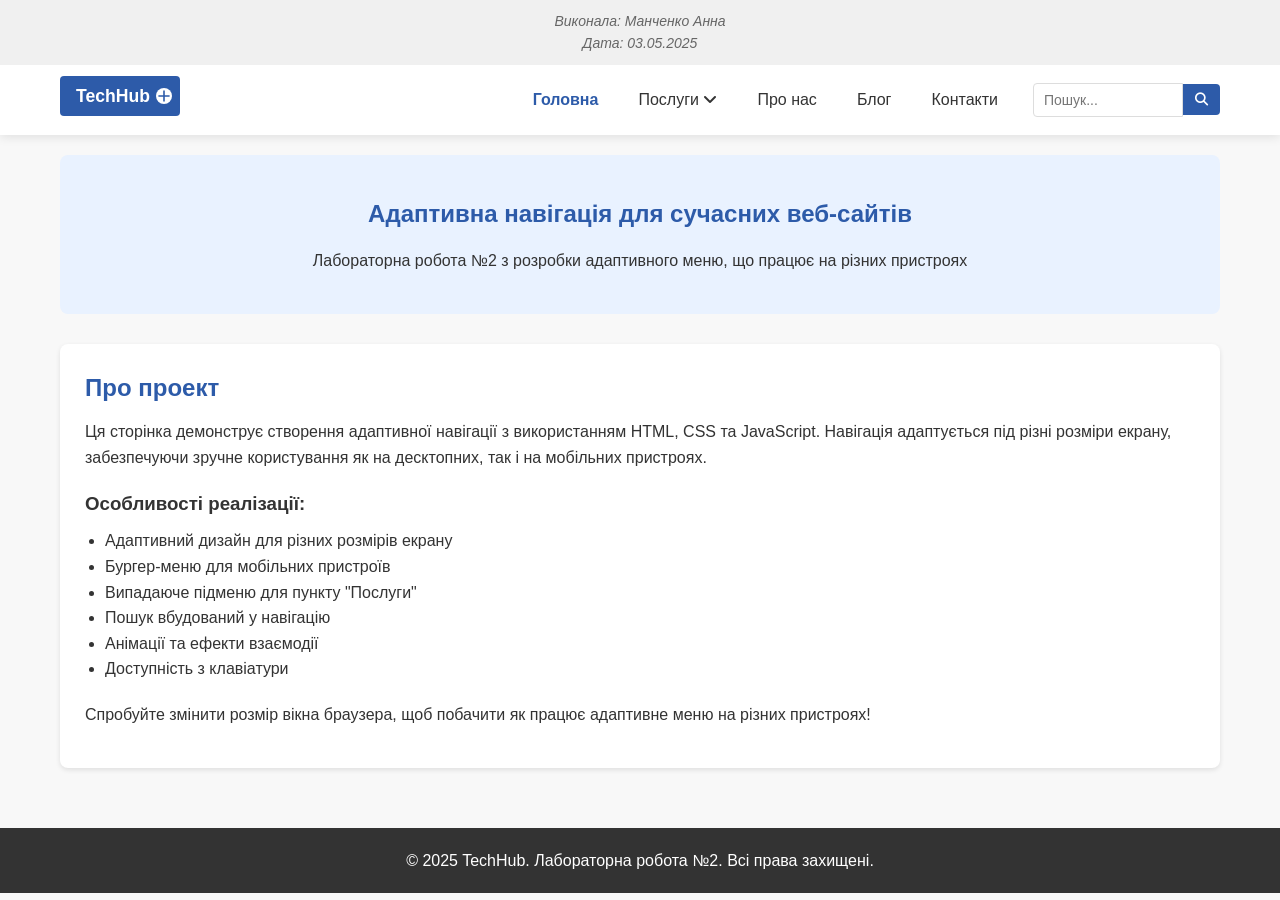
<file: lab2/index.html>
<!DOCTYPE html>
<html lang="uk">
<head>
    <meta charset="UTF-8">
    <meta name="viewport" content="width=device-width, initial-scale=1.0">
    <title>Лабораторна робота №2 - Адаптивна навігація</title>
    <link rel="stylesheet" href="styles.css">
    <link rel="stylesheet" href="https://cdnjs.cloudflare.com/ajax/libs/font-awesome/6.4.0/css/all.min.css">
</head>
<body>
    <header>
        <div class="author-info">
            <p>Виконала: Манченко Анна</p>
            <p>Дата: 03.05.2025</p>
        </div>
        
        <nav class="nav-container">
            <div class="nav-logo">
                <a href="#"><img src="images/logo.svg" alt="TechHub Logo"></a>
            </div>
            
            <div class="nav-toggle" id="navToggle" aria-expanded="false" aria-controls="navMenu">
                <span class="hamburger"></span>
            </div>
            
            <ul class="nav-menu" id="navMenu" role="menu">
                <li class="nav-item active" role="none">
                    <a href="#" role="menuitem" aria-current="page">Головна</a>
                </li>
                <li class="nav-item dropdown" role="none">
                    <a href="#" role="menuitem" aria-haspopup="true" aria-expanded="false">Послуги <i class="fa-solid fa-angle-down"></i></a>
                    <ul class="dropdown-menu" role="menu" aria-label="Послуги підменю">
                        <li role="none"><a href="#" role="menuitem">Веб-розробка</a></li>
                        <li role="none"><a href="#" role="menuitem">Дизайн</a></li>
                        <li role="none"><a href="#" role="menuitem">Маркетинг</a></li>
                        <li role="none"><a href="#" role="menuitem">Консультації</a></li>
                    </ul>
                </li>
                <li class="nav-item" role="none">
                    <a href="#" role="menuitem">Про нас</a>
                </li>
                <li class="nav-item" role="none">
                    <a href="#" role="menuitem">Блог</a>
                </li>
                <li class="nav-item" role="none">
                    <a href="#" role="menuitem">Контакти</a>
                </li>
                <li class="nav-search" role="none">
                    <form action="#" method="get" role="search">
                        <input type="search" placeholder="Пошук..." aria-label="Пошук по сайту">
                        <button type="submit" aria-label="Шукати">
                            <i class="fa-solid fa-search"></i>
                        </button>
                    </form>
                </li>
            </ul>
        </nav>
    </header>
    
    <main>
        <section class="hero">
            <h1>Адаптивна навігація для сучасних веб-сайтів</h1>
            <p>Лабораторна робота №2 з розробки адаптивного меню, що працює на різних пристроях</p>
        </section>
        
        <section class="content">
            <h2>Про проект</h2>
            <p>Ця сторінка демонструє створення адаптивної навігації з використанням HTML, CSS та JavaScript. Навігація адаптується під різні розміри екрану, забезпечуючи зручне користування як на десктопних, так і на мобільних пристроях.</p>
            
            <h3>Особливості реалізації:</h3>
            <ul>
                <li>Адаптивний дизайн для різних розмірів екрану</li>
                <li>Бургер-меню для мобільних пристроїв</li>
                <li>Випадаюче підменю для пункту "Послуги"</li>
                <li>Пошук вбудований у навігацію</li>
                <li>Анімації та ефекти взаємодії</li>
                <li>Доступність з клавіатури</li>
            </ul>
            
            <p>Спробуйте змінити розмір вікна браузера, щоб побачити як працює адаптивне меню на різних пристроях!</p>
        </section>
    </main>
    
    <footer>
        <p>&copy; 2025 TechHub. Лабораторна робота №2. Всі права захищені.</p>
    </footer>
    
    <script src="script.js"></script>
</body>
</html>
</file>
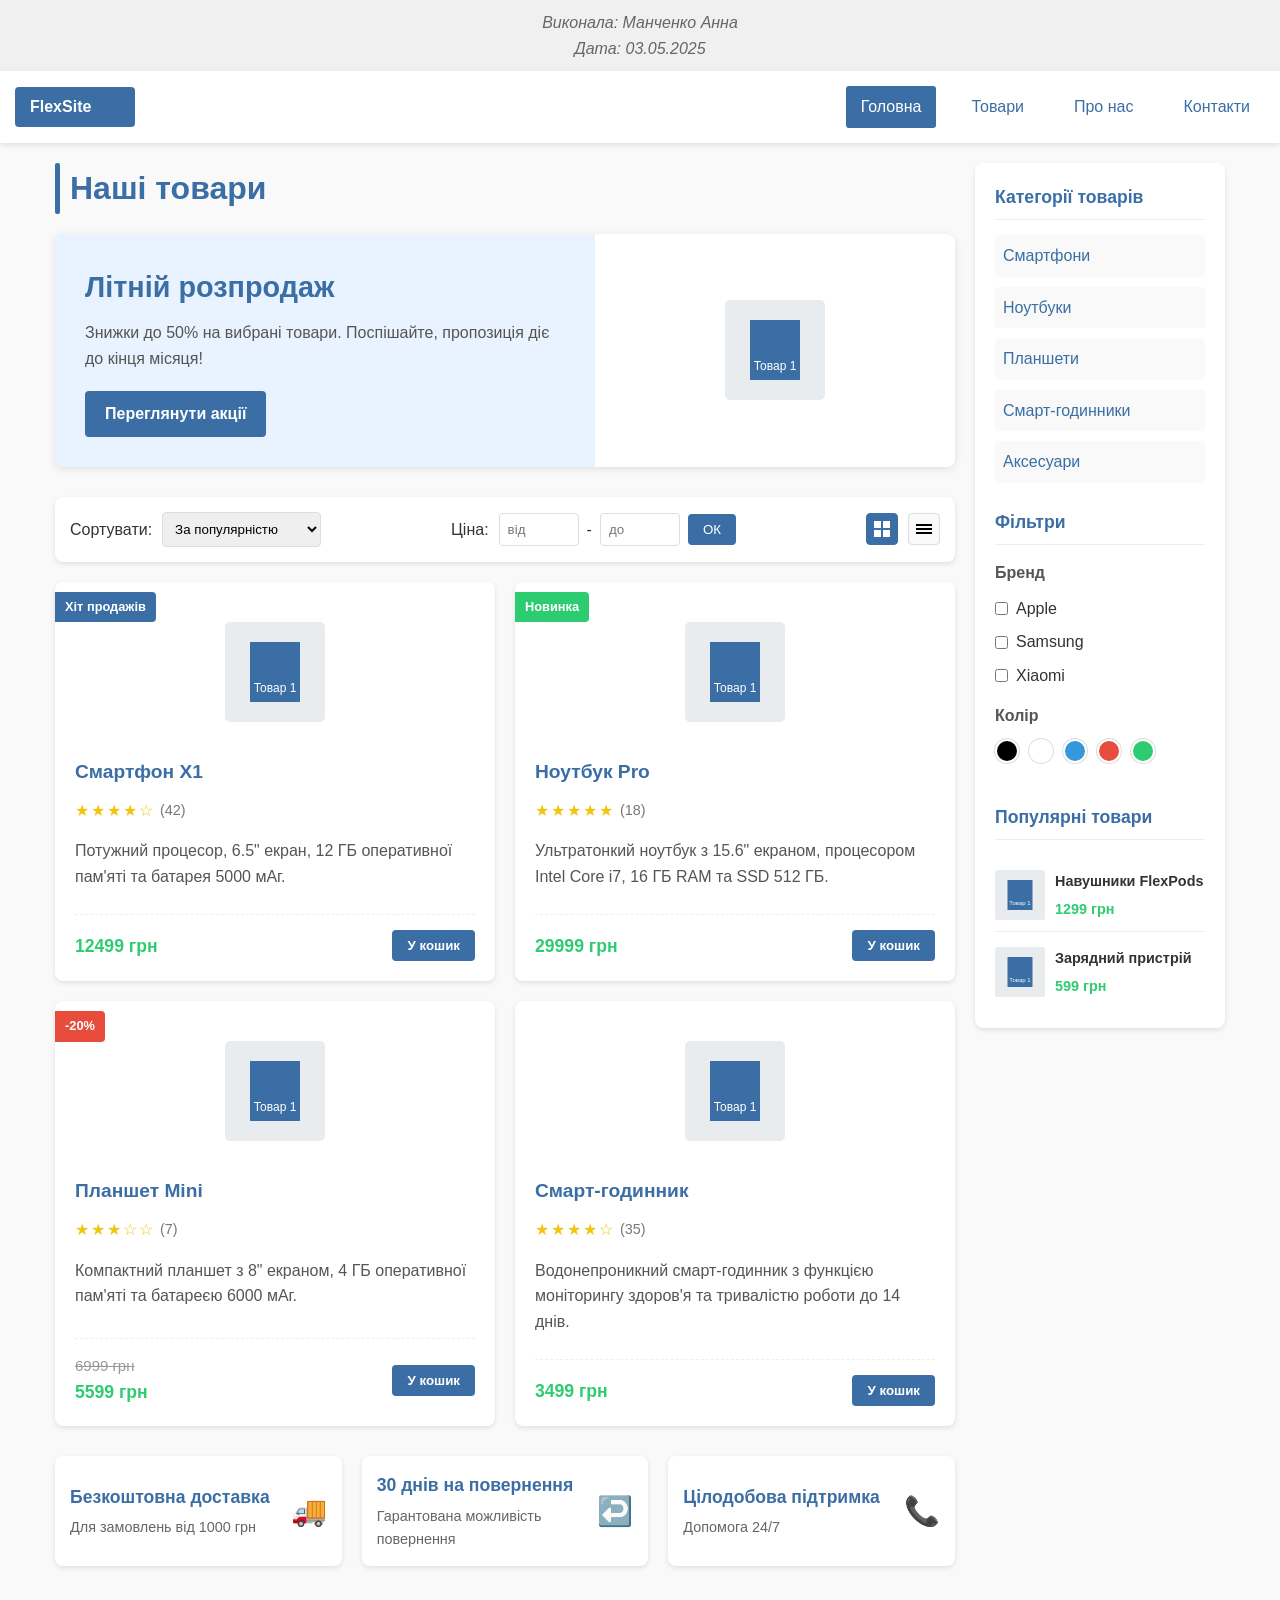
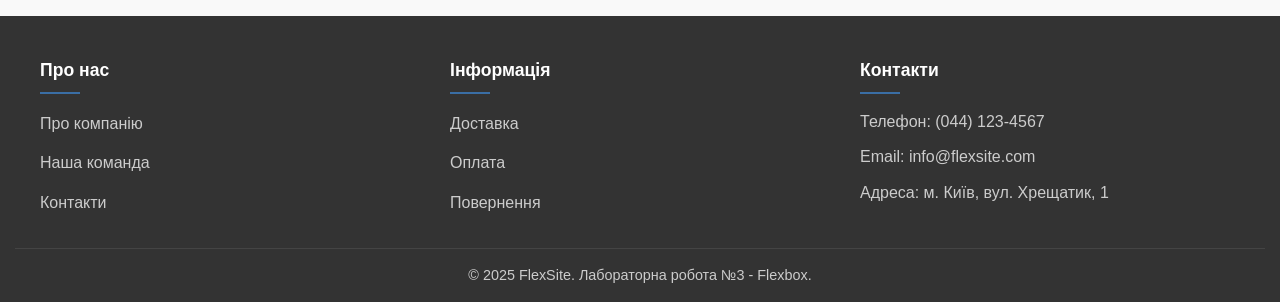
<file: lab3/index.html>
<!DOCTYPE html>
<html lang="uk">
<head>
    <meta charset="UTF-8">
    <meta name="viewport" content="width=device-width, initial-scale=1.0">
    <title>Лабораторна робота №3 - Flexbox</title>
    <link rel="stylesheet" href="styles.css">
</head>
<body>
    <div class="author-info">
        <p>Виконала: Манченко Анна</p>
        <p>Дата: 03.05.2025</p>
    </div>
    
    <header class="header">
        <div class="logo">
            <a href="index.html">
                <img src="images/logo.svg" alt="FlexSite Logo">
            </a>
        </div>
        
        <nav class="navigation">
            <ul class="nav-menu">
                <li><a href="#" class="active">Головна</a></li>
                <li><a href="#">Товари</a></li>
                <li><a href="#">Про нас</a></li>
                <li><a href="#">Контакти</a></li>
            </ul>
        </nav>
    </header>
    
    <div class="main-container">
        <main class="main-content">
            <h1>Наші товари</h1>
            
            <section class="promo-banner">
                <div class="promo-content">
                    <h2>Літній розпродаж</h2>
                    <p>Знижки до 50% на вибрані товари. Поспішайте, пропозиція діє до кінця місяця!</p>
                    <a href="#" class="btn-promo">Переглянути акції</a>
                </div>
                <div class="promo-image">
                    <img src="images/product1.svg" alt="Промо">
                </div>
            </section>
            
            <section class="filters">
                <div class="filter-group">
                    <label for="sort">Сортувати:</label>
                    <select id="sort" name="sort">
                        <option value="popular">За популярністю</option>
                        <option value="price-asc">За зростанням ціни</option>
                        <option value="price-desc">За спаданням ціни</option>
                        <option value="new">Новинки</option>
                    </select>
                </div>
                
                <div class="filter-group">
                    <label>Ціна:</label>
                    <div class="price-range">
                        <input type="text" placeholder="від" class="price-input">
                        <span>-</span>
                        <input type="text" placeholder="до" class="price-input">
                        <button type="button" class="btn-filter">ОК</button>
                    </div>
                </div>
                
                <div class="view-options">
                    <button type="button" class="btn-view active" title="Сітка">
                        <span class="icon-grid"></span>
                    </button>
                    <button type="button" class="btn-view" title="Список">
                        <span class="icon-list"></span>
                    </button>
                </div>
            </section>
            
            <section class="products">
                <article class="product-card">
                    <div class="product-badge">Хіт продажів</div>
                    <div class="product-image">
                        <img src="images/product1.svg" alt="Товар 1">
                    </div>
                    <h3>Смартфон X1</h3>
                    <div class="product-rating">
                        <span class="stars">★★★★☆</span>
                        <span class="reviews-count">(42)</span>
                    </div>
                    <p>Потужний процесор, 6.5" екран, 12 ГБ оперативної пам'яті та батарея 5000 мАг.</p>
                    <div class="product-actions">
                        <div class="product-price">12499 грн</div>
                        <button class="btn-add-to-cart">У кошик</button>
                    </div>
                </article>
                
                <article class="product-card">
                    <div class="product-badge new">Новинка</div>
                    <div class="product-image">
                        <img src="images/product1.svg" alt="Товар 2">
                    </div>
                    <h3>Ноутбук Pro</h3>
                    <div class="product-rating">
                        <span class="stars">★★★★★</span>
                        <span class="reviews-count">(18)</span>
                    </div>
                    <p>Ультратонкий ноутбук з 15.6" екраном, процесором Intel Core i7, 16 ГБ RAM та SSD 512 ГБ.</p>
                    <div class="product-actions">
                        <div class="product-price">29999 грн</div>
                        <button class="btn-add-to-cart">У кошик</button>
                    </div>
                </article>
                
                <article class="product-card">
                    <div class="product-badge sale">-20%</div>
                    <div class="product-image">
                        <img src="images/product1.svg" alt="Товар 3">
                    </div>
                    <h3>Планшет Mini</h3>
                    <div class="product-rating">
                        <span class="stars">★★★☆☆</span>
                        <span class="reviews-count">(7)</span>
                    </div>
                    <p>Компактний планшет з 8" екраном, 4 ГБ оперативної пам'яті та батареєю 6000 мАг.</p>
                    <div class="product-actions">
                        <div class="product-price">
                            <span class="old-price">6999 грн</span>
                            5599 грн
                        </div>
                        <button class="btn-add-to-cart">У кошик</button>
                    </div>
                </article>
                
                <article class="product-card">
                    <div class="product-image">
                        <img src="images/product1.svg" alt="Товар 4">
                    </div>
                    <h3>Смарт-годинник</h3>
                    <div class="product-rating">
                        <span class="stars">★★★★☆</span>
                        <span class="reviews-count">(35)</span>
                    </div>
                    <p>Водонепроникний смарт-годинник з функцією моніторингу здоров'я та тривалістю роботи до 14 днів.</p>
                    <div class="product-actions">
                        <div class="product-price">3499 грн</div>
                        <button class="btn-add-to-cart">У кошик</button>
                    </div>
                </article>
            </section>
            
            <section class="banners">
                <div class="banner-item">
                    <div class="banner-content">
                        <h3>Безкоштовна доставка</h3>
                        <p>Для замовлень від 1000 грн</p>
                    </div>
                    <div class="banner-icon">🚚</div>
                </div>
                <div class="banner-item">
                    <div class="banner-content">
                        <h3>30 днів на повернення</h3>
                        <p>Гарантована можливість повернення</p>
                    </div>
                    <div class="banner-icon">↩️</div>
                </div>
                <div class="banner-item">
                    <div class="banner-content">
                        <h3>Цілодобова підтримка</h3>
                        <p>Допомога 24/7</p>
                    </div>
                    <div class="banner-icon">📞</div>
                </div>
            </section>
        </main>
        
        <aside class="sidebar">
            <div class="sidebar-widget">
                <h3>Категорії товарів</h3>
                <ul>
                    <li><a href="#">Смартфони</a></li>
                    <li><a href="#">Ноутбуки</a></li>
                    <li><a href="#">Планшети</a></li>
                    <li><a href="#">Смарт-годинники</a></li>
                    <li><a href="#">Аксесуари</a></li>
                </ul>
            </div>
            
            <div class="sidebar-widget">
                <h3>Фільтри</h3>
                <div class="filter-box">
                    <h4>Бренд</h4>
                    <div class="filter-options">
                        <label><input type="checkbox"> Apple</label>
                        <label><input type="checkbox"> Samsung</label>
                        <label><input type="checkbox"> Xiaomi</label>
                    </div>
                </div>
                
                <div class="filter-box">
                    <h4>Колір</h4>
                    <div class="color-options">
                        <span class="color-option black" title="Чорний"></span>
                        <span class="color-option white" title="Білий"></span>
                        <span class="color-option blue" title="Синій"></span>
                        <span class="color-option red" title="Червоний"></span>
                        <span class="color-option green" title="Зелений"></span>
                    </div>
                </div>
            </div>
            
            <div class="sidebar-widget popular-products">
                <h3>Популярні товари</h3>
                <div class="popular-product-item">
                    <img src="images/product1.svg" alt="Популярний товар 1">
                    <div class="popular-product-info">
                        <h4>Навушники FlexPods</h4>
                        <div class="product-price">1299 грн</div>
                    </div>
                </div>
                <div class="popular-product-item">
                    <img src="images/product1.svg" alt="Популярний товар 2">
                    <div class="popular-product-info">
                        <h4>Зарядний пристрій</h4>
                        <div class="product-price">599 грн</div>
                    </div>
                </div>
            </div>
        </aside>
    </div>
    
    <footer class="footer">
        <div class="footer-columns">
            <div class="footer-column">
                <h3>Про нас</h3>
                <ul>
                    <li><a href="#">Про компанію</a></li>
                    <li><a href="#">Наша команда</a></li>
                    <li><a href="#">Контакти</a></li>
                </ul>
            </div>
            
            <div class="footer-column">
                <h3>Інформація</h3>
                <ul>
                    <li><a href="#">Доставка</a></li>
                    <li><a href="#">Оплата</a></li>
                    <li><a href="#">Повернення</a></li>
                </ul>
            </div>
            
            <div class="footer-column">
                <h3>Контакти</h3>
                <p>Телефон: (044) 123-4567</p>
                <p>Email: info@flexsite.com</p>
                <p>Адреса: м. Київ, вул. Хрещатик, 1</p>
            </div>
        </div>
        
        <div class="footer-bottom">
            <p>&copy; 2025 FlexSite. Лабораторна робота №3 - Flexbox.</p>
        </div>
    </footer>
</body>
</html>
</file>
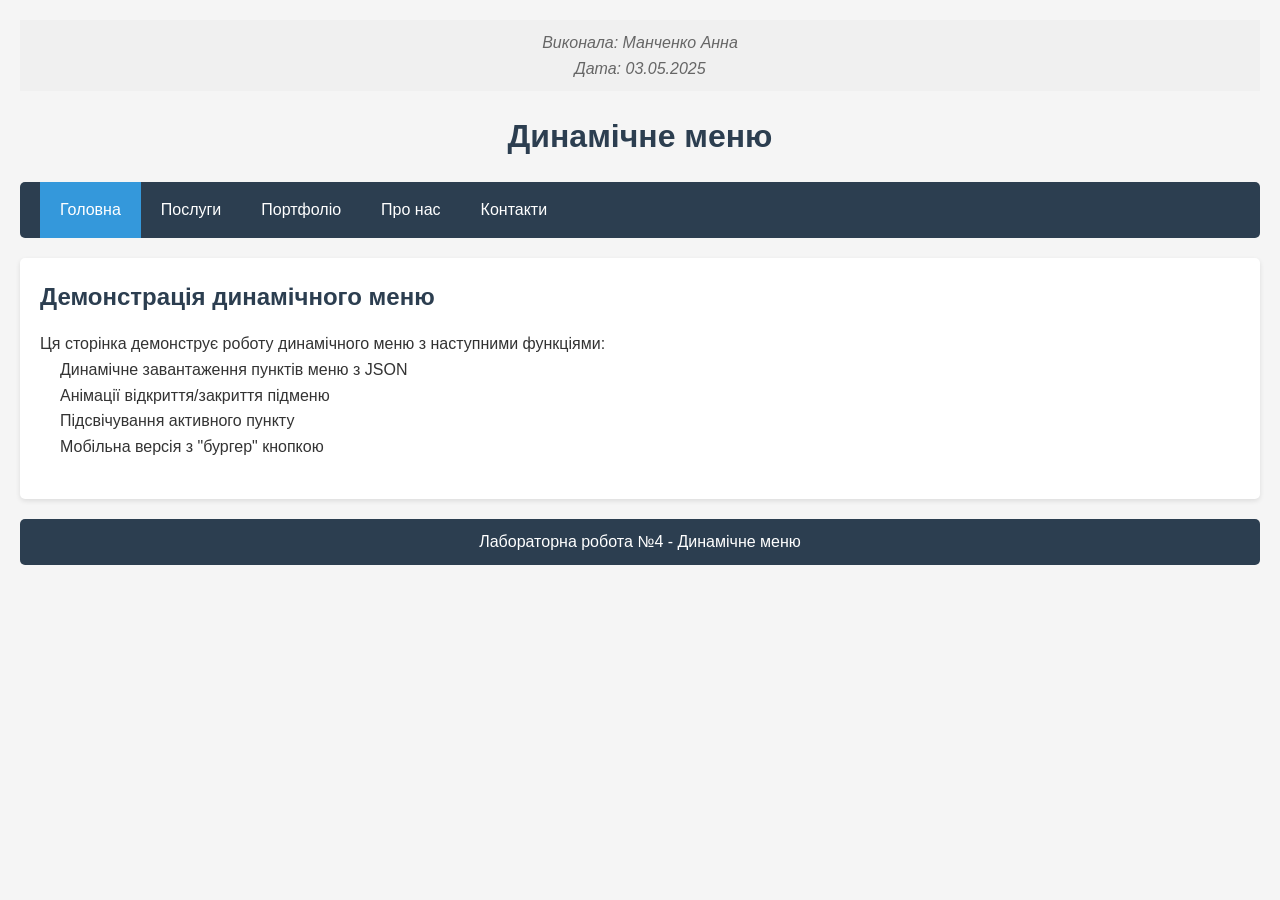
<file: lab4/index.html>
<!DOCTYPE html>
<html lang="uk">
<head>
    <meta charset="UTF-8">
    <meta name="viewport" content="width=device-width, initial-scale=1.0">
    <title>Лабораторна робота №4 - Динамічне меню</title>
    <link rel="stylesheet" href="styles.css">
</head>
<body>
    <div class="author-info">
        <p>Виконала: Манченко Анна</p>
        <p>Дата: 03.05.2025</p>
    </div>
    
    <header>
        <h1>Динамічне меню</h1>
    </header>
    
    <nav class="main-menu">
        <button class="burger-menu" aria-label="Меню">
            <span></span>
            <span></span>
            <span></span>
        </button>
        
        <ul id="menuContainer">
            <!-- Пункти меню будуть додані динамічно -->
        </ul>
    </nav>
    
    <main>
        <section>
            <h2>Демонстрація динамічного меню</h2>
            <p>Ця сторінка демонструє роботу динамічного меню з наступними функціями:</p>
            <ul>
                <li>Динамічне завантаження пунктів меню з JSON</li>
                <li>Анімації відкриття/закриття підменю</li>
                <li>Підсвічування активного пункту</li>
                <li>Мобільна версія з "бургер" кнопкою</li>
            </ul>
        </section>
    </main>
    
    <footer>
        <p>Лабораторна робота №4 - Динамічне меню</p>
    </footer>
    
    <script src="menu-data.js"></script>
    <script src="script.js"></script>
</body>
</html>
</file>
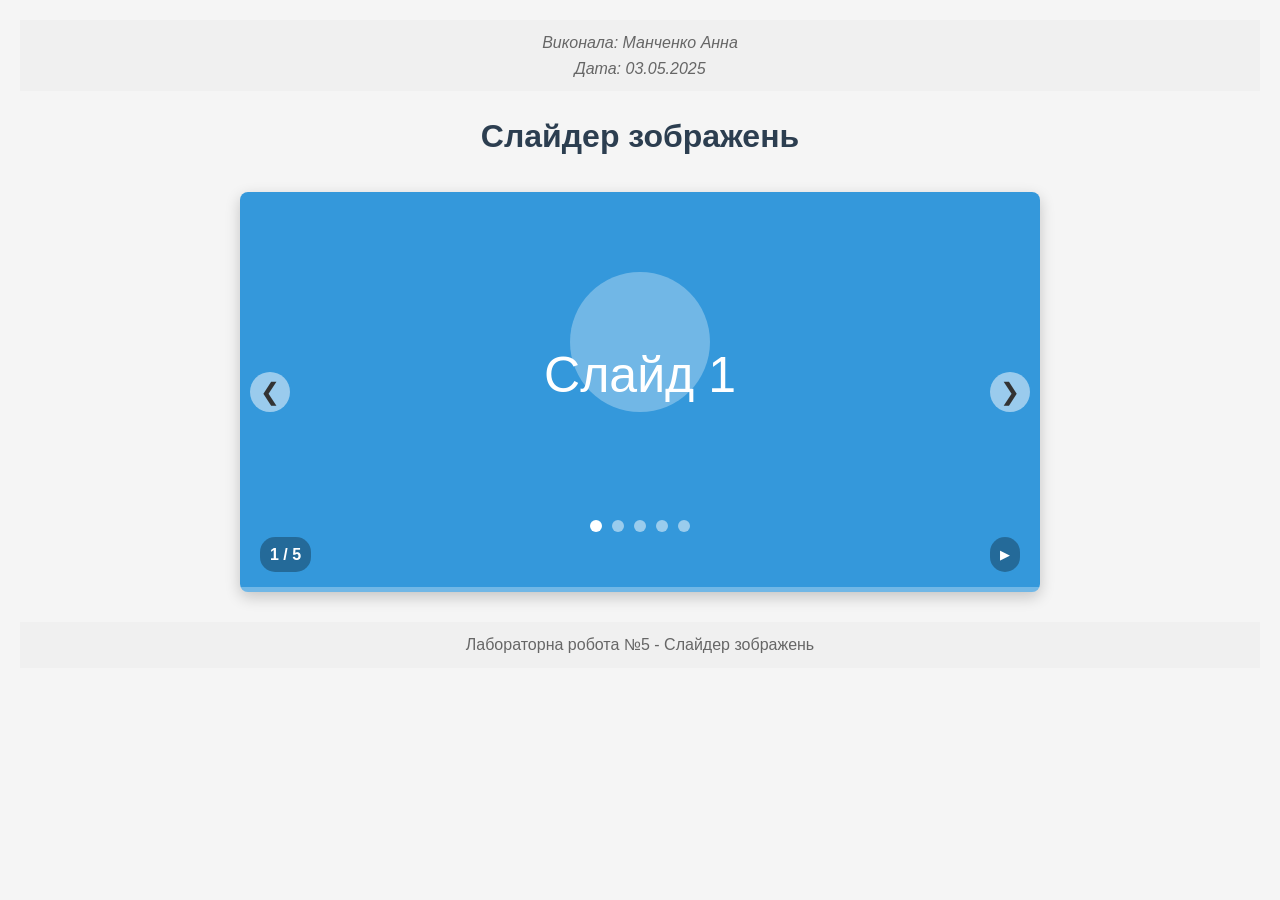
<file: lab5/index.html>
<!DOCTYPE html>
<html lang="uk">
<head>
    <meta charset="UTF-8">
    <meta name="viewport" content="width=device-width, initial-scale=1.0">
    <title>Лабораторна робота №5 - Слайдер зображень</title>
    <link rel="stylesheet" href="css/styles.css">
</head>
<body>
    <div class="author-info">
        <p>Виконала: Манченко Анна</p>
        <p>Дата: 03.05.2025</p>
    </div>
    
    <header>
        <h1>Слайдер зображень</h1>
    </header>
    
    <main>
        <div class="slider-container">
            <div class="slides">
                <div class="slide">
                    <img src="images/slide1.svg" alt="Слайд 1">
                </div>
                <div class="slide">
                    <img src="images/slide2.svg" alt="Слайд 2">
                </div>
                <div class="slide">
                    <img src="images/slide3.svg" alt="Слайд 3">
                </div>
                <div class="slide">
                    <img src="images/slide4.svg" alt="Слайд 4">
                </div>
                <div class="slide">
                    <img src="images/slide5.svg" alt="Слайд 5">
                </div>
            </div>
            
            <button class="slider-button prev" aria-label="Попередній слайд">&#10094;</button>
            <button class="slider-button next" aria-label="Наступний слайд">&#10095;</button>
            
            <div class="dots-container"></div>
            
            <div class="slider-controls">
                <div class="slide-counter">
                    <span class="current-slide">1</span> / <span class="total-slides">5</span>
                </div>
                <button class="autoplay-button" aria-label="Автовідтворення">
                    <span class="play-icon">▶</span>
                    <span class="pause-icon">❚❚</span>
                </button>
            </div>
            
            <div class="progress-bar">
                <div class="progress"></div>
            </div>
        </div>
    </main>
    
    <footer>
        <p>Лабораторна робота №5 - Слайдер зображень</p>
    </footer>
    
    <script src="js/slider.js"></script>
</body>
</html>
</file>
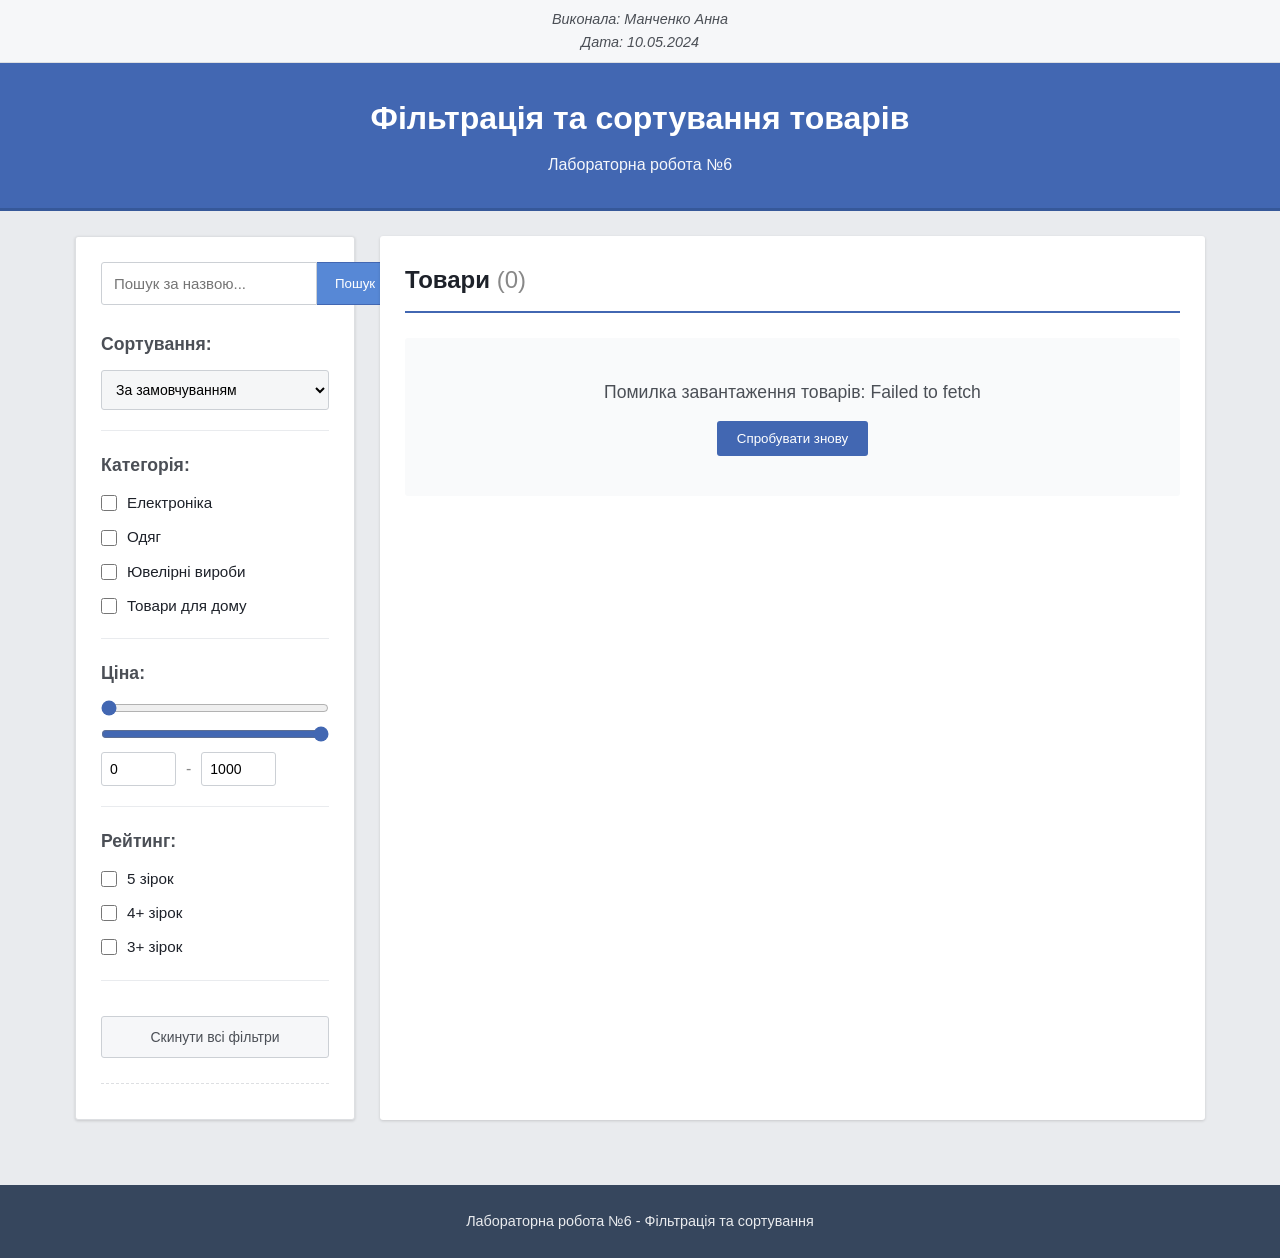
<file: lab6/index.html>
<!DOCTYPE html>
<html lang="uk">
<head>
    <meta charset="UTF-8">
    <meta name="viewport" content="width=device-width, initial-scale=1.0">
    <title>Лабораторна робота №6 - Фільтрація та сортування</title>
    <link rel="stylesheet" href="styles.css">
</head>
<body>
    <div class="author-info">
        <p>Виконала: Манченко Анна</p>
        <p>Дата: 10.05.2024</p>
    </div>
    
    <header>
        <h1>Фільтрація та сортування товарів</h1>
        <p class="subtitle">Лабораторна робота №6</p>
    </header>
    
    <main>
        <section class="control-panel">
            <div class="search-container">
                <input type="text" id="search" placeholder="Пошук за назвою...">
                <button id="search-btn">Пошук</button>
            </div>
            
            <div class="filters">
                <div class="filter-group">
                    <h3>Сортування:</h3>
                    <select id="sortBy">
                        <option value="default">За замовчуванням</option>
                        <option value="priceAsc">За ціною ↑</option>
                        <option value="priceDesc">За ціною ↓</option>
                        <option value="nameAsc">За назвою (А-Я)</option>
                        <option value="nameDesc">За назвою (Я-А)</option>
                        <option value="ratingDesc">За рейтингом</option>
                    </select>
                </div>
                
                <div class="filter-group">
                    <h3>Категорія:</h3>
                    <div class="filter-options" id="category-filters">
                        <label><input type="checkbox" value="electronics"> Електроніка</label>
                        <label><input type="checkbox" value="clothing"> Одяг</label>
                        <label><input type="checkbox" value="jewelry"> Ювелірні вироби</label>
                        <label><input type="checkbox" value="housewares"> Товари для дому</label>
                    </div>
                </div>
                
                <div class="filter-group">
                    <h3>Ціна:</h3>
                    <div class="range-filter">
                        <input type="range" id="price-min" min="0" max="1000" value="0">
                        <input type="range" id="price-max" min="0" max="1000" value="1000">
                        <div class="price-inputs">
                            <input type="number" id="price-min-value" min="0" value="0">
                            <span>-</span>
                            <input type="number" id="price-max-value" min="0" value="1000">
                        </div>
                    </div>
                </div>
                
                <div class="filter-group">
                    <h3>Рейтинг:</h3>
                    <div class="filter-options" id="rating-filters">
                        <label><input type="checkbox" value="5"> 5 зірок</label>
                        <label><input type="checkbox" value="4"> 4+ зірок</label>
                        <label><input type="checkbox" value="3"> 3+ зірок</label>
                    </div>
                </div>
                
                <div class="filter-actions">
                    <button id="reset-filters">Скинути всі фільтри</button>
                </div>
            </div>
            
            <div class="active-filters" id="active-filters">
                <!-- Активні фільтри будуть додані тут за допомогою JS -->
            </div>
        </section>
        
        <section class="products">
            <h2>Товари <span id="product-count">(0)</span></h2>
            <div id="products-container" class="products-grid">
                <!-- Товари будуть додані тут за допомогою JS -->
                <div class="loading">Завантаження товарів...</div>
            </div>
        </section>
    </main>
    
    <footer>
        <p>Лабораторна робота №6 - Фільтрація та сортування</p>
    </footer>
    
    <script src="script.js"></script>
</body>
</html>
</file>
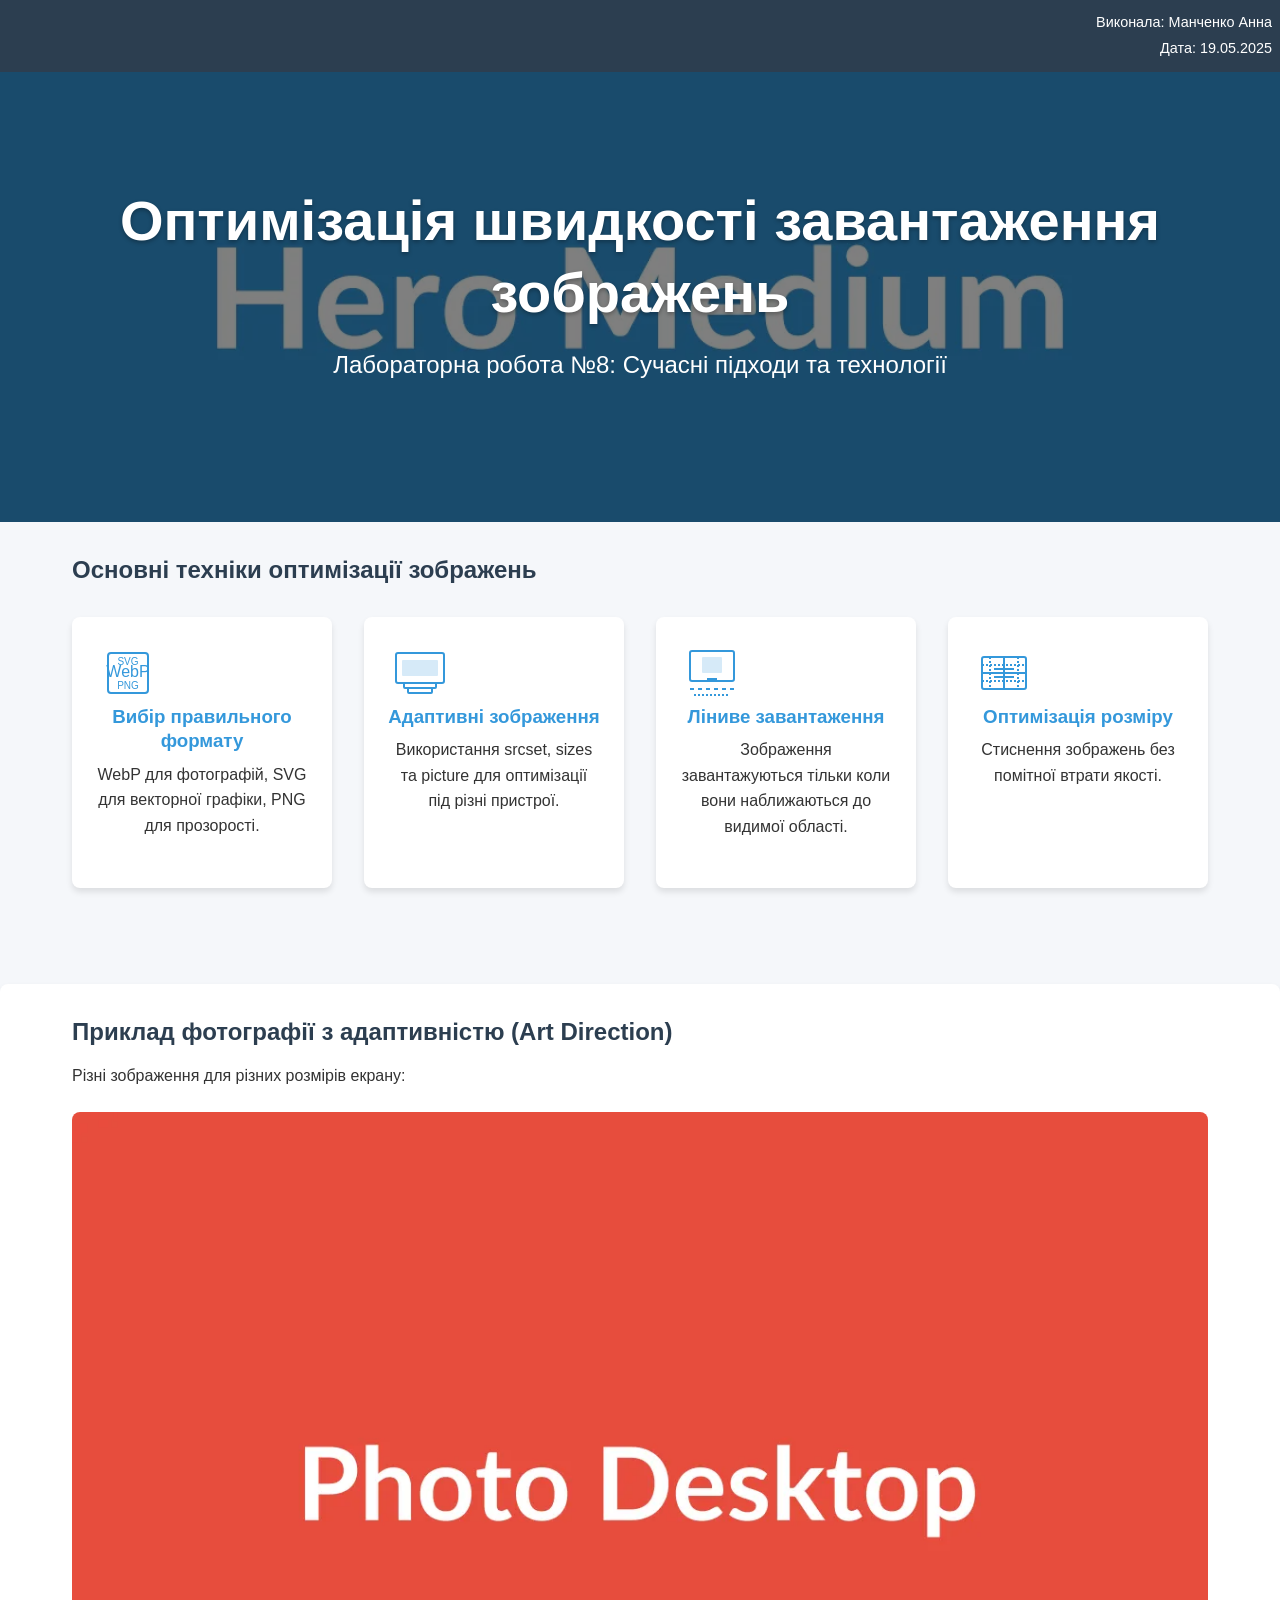
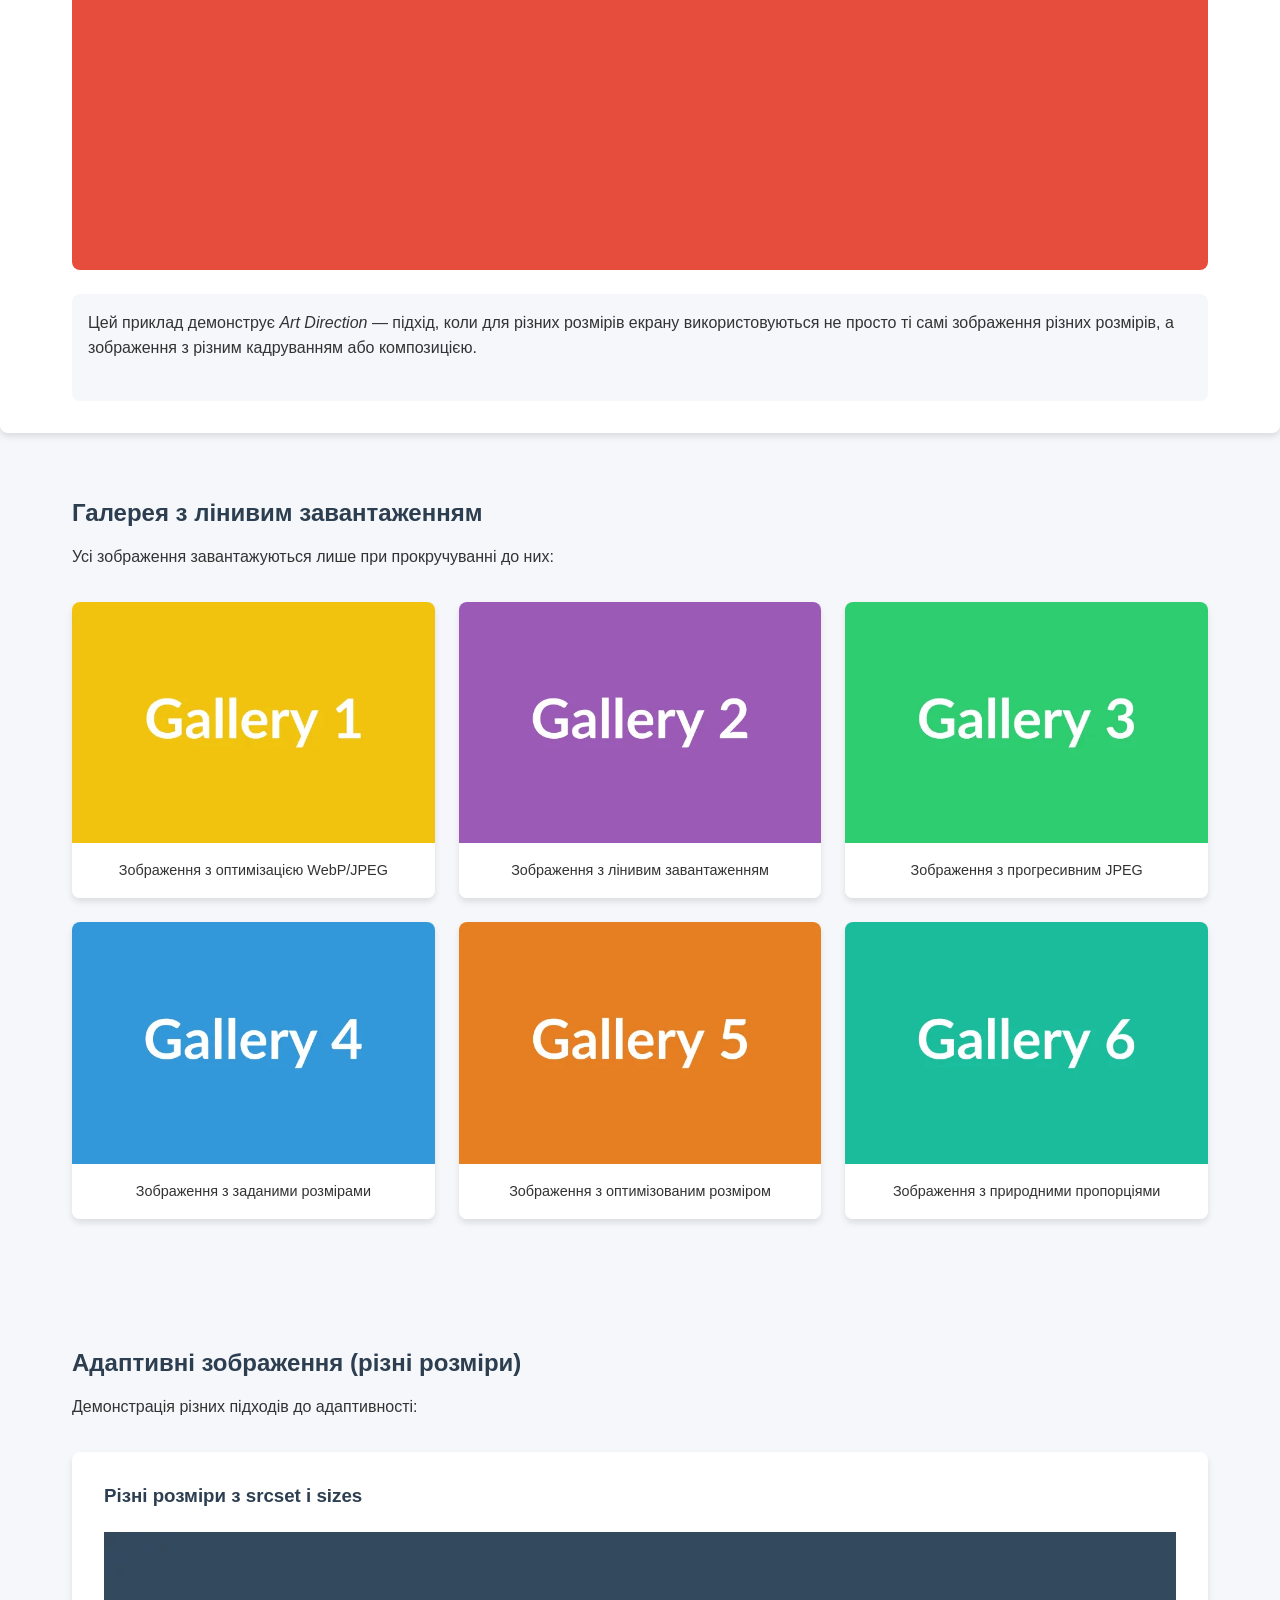
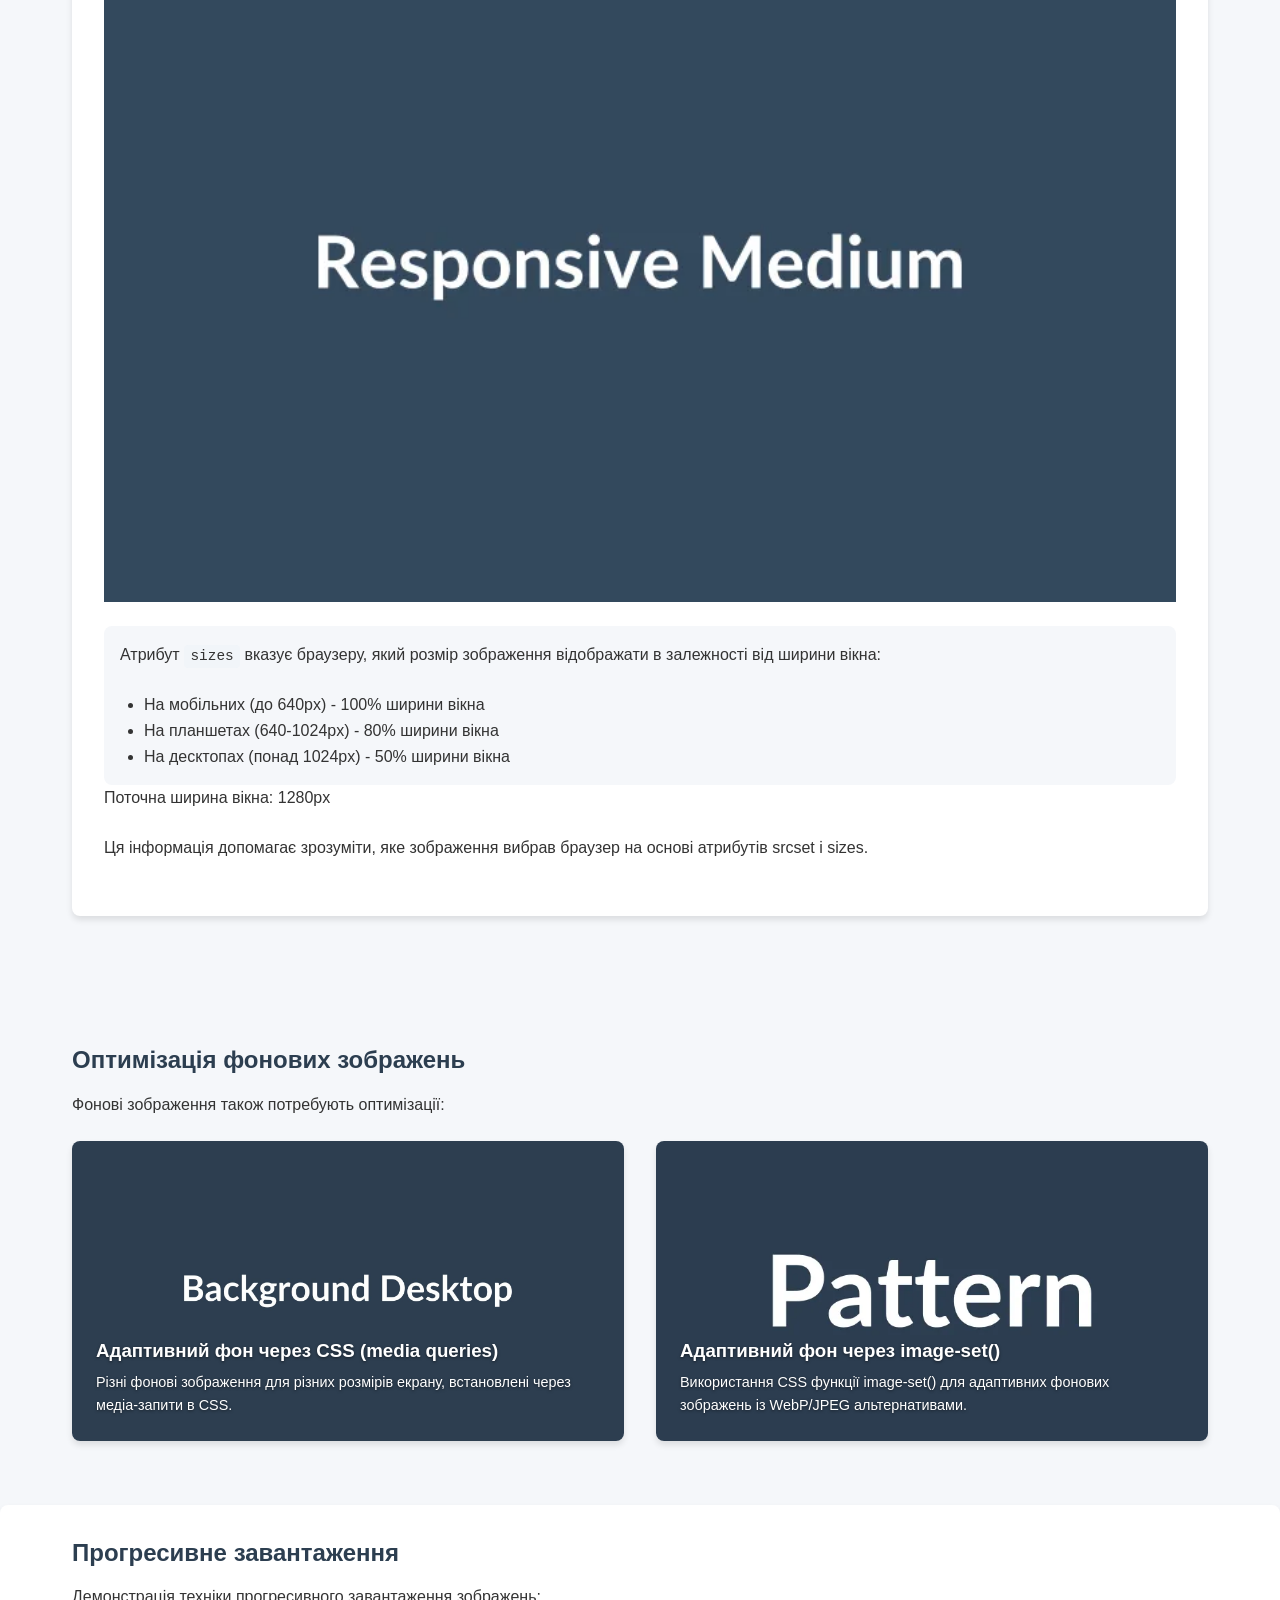
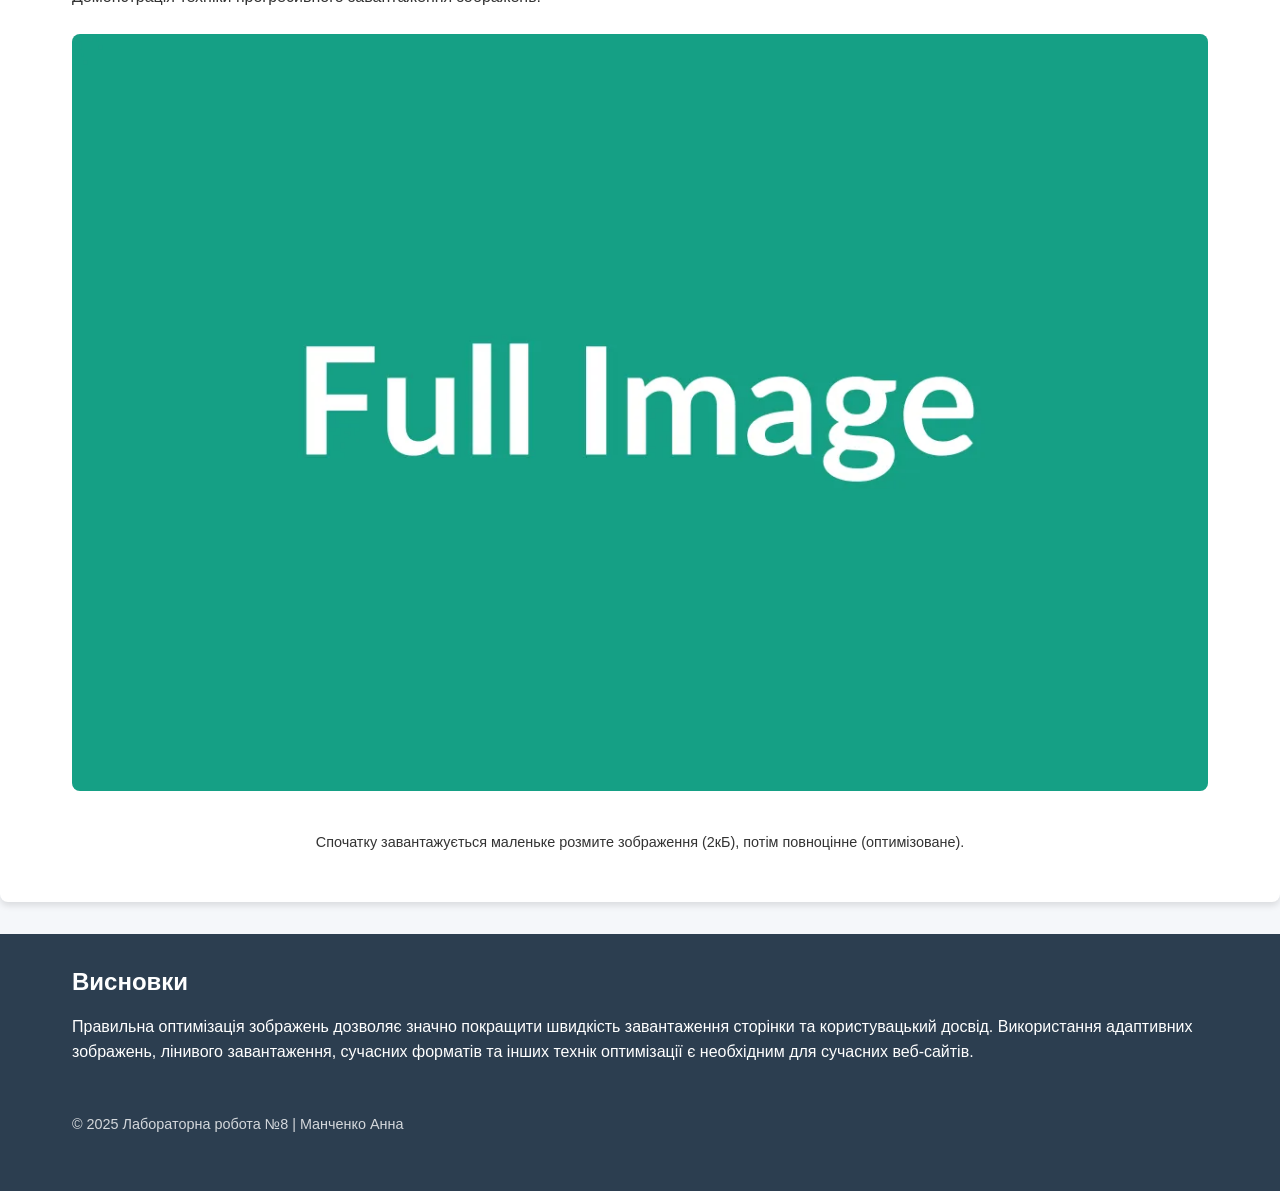
<file: lab8/index.html>
<!DOCTYPE html>
<html lang="uk">
<head>
    <meta charset="UTF-8">
    <meta name="viewport" content="width=device-width, initial-scale=1.0">
    <title>Оптимізація зображень | Лабораторна робота №8</title>
    <link rel="stylesheet" href="css/styles.css">
    <meta name="description" content="Лабораторна робота №8: Оптимізація швидкості завантаження зображень">
</head>
<body>
    <header>
        <div class="author-info">
            <p>Виконала: Манченко Анна</p>
            <p>Дата: 19.05.2025</p>
        </div>
        
        <!-- Адаптивне зображення для банера -->
        <div class="hero-banner">
            <picture>
                <source 
                    srcset="images/optimized/hero-large.webp 1920w,
                            images/optimized/hero-medium.webp 1280w,
                            images/optimized/hero-small.webp 640w"
                    sizes="100vw"
                    type="image/webp">
                <source 
                    srcset="images/optimized/hero-large.jpg 1920w,
                            images/optimized/hero-medium.jpg 1280w,
                            images/optimized/hero-small.jpg 640w"
                    sizes="100vw"
                    type="image/jpeg">
                <img src="images/optimized/hero-small.jpg"
                    alt="Оптимізація зображень у веб-розробці"
                    width="1920" height="600"
                    fetchpriority="high">
            </picture>
            <div class="hero-text">
                <h1>Оптимізація швидкості завантаження зображень</h1>
                <p>Лабораторна робота №8: Сучасні підходи та технології</p>
            </div>
        </div>
    </header>

    <main>
        <section class="intro">
            <div class="container">
                <h2>Основні техніки оптимізації зображень</h2>
                <div class="techniques-grid">
                    <div class="technique">
                        <!-- SVG іконка з PNG fallback -->
                        <picture>
                            <source srcset="images/icons/format.svg" type="image/svg+xml">
                            <img src="images/icons/format.png" alt="Вибір формату" width="64" height="64" loading="lazy">
                        </picture>
                        <h3>Вибір правильного формату</h3>
                        <p>WebP для фотографій, SVG для векторної графіки, PNG для прозорості.</p>
                    </div>
                    
                    <div class="technique">
                        <picture>
                            <source srcset="images/icons/responsive.svg" type="image/svg+xml">
                            <img src="images/icons/responsive.png" alt="Адаптивні зображення" width="64" height="64" loading="lazy">
                        </picture>
                        <h3>Адаптивні зображення</h3>
                        <p>Використання srcset, sizes та picture для оптимізації під різні пристрої.</p>
                    </div>
                    
                    <div class="technique">
                        <picture>
                            <source srcset="images/icons/lazy.svg" type="image/svg+xml">
                            <img src="images/icons/lazy.png" alt="Ліниве завантаження" width="64" height="64" loading="lazy">
                        </picture>
                        <h3>Ліниве завантаження</h3>
                        <p>Зображення завантажуються тільки коли вони наближаються до видимої області.</p>
                    </div>
                    
                    <div class="technique">
                        <picture>
                            <source srcset="images/icons/compress.svg" type="image/svg+xml">
                            <img src="images/icons/compress.png" alt="Стиснення" width="64" height="64" loading="lazy">
                        </picture>
                        <h3>Оптимізація розміру</h3>
                        <p>Стиснення зображень без помітної втрати якості.</p>
                    </div>
                </div>
            </div>
        </section>

        <section class="photo-example" aria-labelledby="photo-example-title">
            <div class="container">
                <h2 id="photo-example-title">Приклад фотографії з адаптивністю (Art Direction)</h2>
                <p>Різні зображення для різних розмірів екрану:</p>
                
                <!-- Art direction: різні зображення для різних пристроїв -->
                <picture class="art-direction-example">
                    <!-- Мобільне зображення (вертикальна орієнтація) -->
                    <source 
                        media="(max-width: 640px)"
                        srcset="images/optimized/photo-mobile.webp"
                        type="image/webp">
                    <source 
                        media="(max-width: 640px)"
                        srcset="images/optimized/photo-mobile.jpg"
                        type="image/jpeg">
                        
                    <!-- Планшетне зображення (квадратна орієнтація) -->
                    <source 
                        media="(max-width: 1024px)"
                        srcset="images/optimized/photo-tablet.webp"
                        type="image/webp">
                    <source 
                        media="(max-width: 1024px)"
                        srcset="images/optimized/photo-tablet.jpg"
                        type="image/jpeg">
                        
                    <!-- Десктопне зображення (широкоформатне) -->
                    <source 
                        srcset="images/optimized/photo-desktop.webp"
                        type="image/webp">
                    <img 
                        src="images/optimized/photo-desktop.jpg"
                        alt="Адаптивне фото з різним кадруванням для різних пристроїв"
                        width="1200" height="800"
                        loading="lazy">
                </picture>
                
                <div class="image-info">
                    <p>Цей приклад демонструє <em>Art Direction</em> — підхід, коли для різних розмірів екрану використовуються не просто ті самі зображення різних розмірів, а зображення з різним кадруванням або композицією.</p>
                </div>
            </div>
        </section>

        <section class="gallery-section" aria-labelledby="gallery-title">
            <div class="container">
                <h2 id="gallery-title">Галерея з лінивим завантаженням</h2>
                <p>Усі зображення завантажуються лише при прокручуванні до них:</p>
                
                <div class="gallery">
                    <!-- Зображення 1 -->
                    <figure class="gallery-item">
                        <picture>
                            <source 
                                srcset="images/optimized/gallery-1.webp"
                                type="image/webp">
                            <img 
                                src="images/optimized/gallery-1.jpg"
                                alt="Галерея зображення 1"
                                width="600" height="400"
                                loading="lazy">
                        </picture>
                        <figcaption>Зображення з оптимізацією WebP/JPEG</figcaption>
                    </figure>
                    
                    <!-- Зображення 2 -->
                    <figure class="gallery-item">
                        <picture>
                            <source 
                                srcset="images/optimized/gallery-2.webp"
                                type="image/webp">
                            <img 
                                src="images/optimized/gallery-2.jpg"
                                alt="Галерея зображення 2"
                                width="600" height="400"
                                loading="lazy">
                        </picture>
                        <figcaption>Зображення з лінивим завантаженням</figcaption>
                    </figure>
                    
                    <!-- Зображення 3 -->
                    <figure class="gallery-item">
                        <picture>
                            <source 
                                srcset="images/optimized/gallery-3.webp"
                                type="image/webp">
                            <img 
                                src="images/optimized/gallery-3.jpg"
                                alt="Галерея зображення 3"
                                width="600" height="400"
                                loading="lazy">
                        </picture>
                        <figcaption>Зображення з прогресивним JPEG</figcaption>
                    </figure>
                    
                    <!-- Зображення 4 -->
                    <figure class="gallery-item">
                        <picture>
                            <source 
                                srcset="images/optimized/gallery-4.webp"
                                type="image/webp">
                            <img 
                                src="images/optimized/gallery-4.jpg"
                                alt="Галерея зображення 4"
                                width="600" height="400"
                                loading="lazy">
                        </picture>
                        <figcaption>Зображення з заданими розмірами</figcaption>
                    </figure>
                    
                    <!-- Зображення 5 -->
                    <figure class="gallery-item">
                        <picture>
                            <source 
                                srcset="images/optimized/gallery-5.webp"
                                type="image/webp">
                            <img 
                                src="images/optimized/gallery-5.jpg"
                                alt="Галерея зображення 5"
                                width="600" height="400"
                                loading="lazy">
                        </picture>
                        <figcaption>Зображення з оптимізованим розміром</figcaption>
                    </figure>
                    
                    <!-- Зображення 6 -->
                    <figure class="gallery-item">
                        <picture>
                            <source 
                                srcset="images/optimized/gallery-6.webp"
                                type="image/webp">
                            <img 
                                src="images/optimized/gallery-6.jpg"
                                alt="Галерея зображення 6"
                                width="600" height="400"
                                loading="lazy">
                        </picture>
                        <figcaption>Зображення з природними пропорціями</figcaption>
                    </figure>
                </div>
            </div>
        </section>

        <section class="responsive-section" aria-labelledby="responsive-title">
            <div class="container">
                <h2 id="responsive-title">Адаптивні зображення (різні розміри)</h2>
                <p>Демонстрація різних підходів до адаптивності:</p>
                
                <div class="responsive-example">
                    <h3>Різні розміри з srcset і sizes</h3>
                    <picture>
                        <source
                            srcset="images/optimized/responsive-large.webp 1200w,
                                    images/optimized/responsive-medium.webp 800w,
                                    images/optimized/responsive-small.webp 400w"
                            sizes="(max-width: 640px) 100vw,
                                   (max-width: 1024px) 80vw,
                                   50vw"
                            type="image/webp">
                        <img
                            srcset="images/optimized/responsive-large.jpg 1200w,
                                    images/optimized/responsive-medium.jpg 800w,
                                    images/optimized/responsive-small.jpg 400w"
                            sizes="(max-width: 640px) 100vw,
                                   (max-width: 1024px) 80vw,
                                   50vw"
                            src="images/optimized/responsive-small.jpg"
                            alt="Адаптивне зображення різних розмірів"
                            width="1200" height="800"
                            loading="lazy">
                    </picture>
                    
                    <div class="image-info">
                        <p>Атрибут <code>sizes</code> вказує браузеру, який розмір зображення відображати в залежності від ширини вікна:</p>
                        <ul>
                            <li>На мобільних (до 640px) - 100% ширини вікна</li>
                            <li>На планшетах (640-1024px) - 80% ширини вікна</li>
                            <li>На десктопах (понад 1024px) - 50% ширини вікна</li>
                        </ul>
                    </div>
                </div>
            </div>
        </section>

        <section class="background-section">
            <div class="container">
                <h2>Оптимізація фонових зображень</h2>
                <p>Фонові зображення також потребують оптимізації:</p>
                
                <div class="background-examples">
                    <div class="bg-example bg-example-1">
                        <h3>Адаптивний фон через CSS (media queries)</h3>
                        <p>Різні фонові зображення для різних розмірів екрану, встановлені через медіа-запити в CSS.</p>
                    </div>
                    
                    <div class="bg-example bg-example-2">
                        <h3>Адаптивний фон через image-set()</h3>
                        <p>Використання CSS функції image-set() для адаптивних фонових зображень із WebP/JPEG альтернативами.</p>
                    </div>
                </div>
            </div>
        </section>

        <section class="progressive-section" aria-labelledby="progressive-title">
            <div class="container">
                <h2 id="progressive-title">Прогресивне завантаження</h2>
                <p>Демонстрація техніки прогресивного завантаження зображень:</p>
                
                <div class="progressive-example">
                    <figure>
                        <div class="progressive-image">
                            <!-- Низькоякісний плейсхолдер (LQIP) -->
                            <img 
                                src="images/optimized/progressive-placeholder.jpg" 
                                alt="Плейсхолдер"
                                class="placeholder" 
                                width="1200" height="800"
                                aria-hidden="true">
                                
                            <!-- Основне зображення -->
                            <picture class="full-image">
                                <source 
                                    srcset="images/optimized/progressive-full.webp"
                                    type="image/webp">
                                <img 
                                    src="images/optimized/progressive-full.jpg"
                                    alt="Демонстрація прогресивного завантаження"
                                    width="1200" height="800"
                                    loading="lazy"
                                    class="reveal-image">
                            </picture>
                        </div>
                        <figcaption>
                            Спочатку завантажується маленьке розмите зображення (2кБ), потім повноцінне (оптимізоване).
                        </figcaption>
                    </figure>
                </div>
            </div>
        </section>
    </main>

    <footer>
        <div class="container">
            <h2>Висновки</h2>
            <p>Правильна оптимізація зображень дозволяє значно покращити швидкість завантаження сторінки та користувацький досвід. Використання адаптивних зображень, лінивого завантаження, сучасних форматів та інших технік оптимізації є необхідним для сучасних веб-сайтів.</p>
            
            <div class="author-credit">
                <p>&copy; 2025 Лабораторна робота №8 | Манченко Анна</p>
            </div>
        </div>
    </footer>

    <!-- JavaScript для додаткової підтримки лінивого завантаження та анімації -->
    <script src="js/script.js" defer></script>
</body>
</html>
</file>
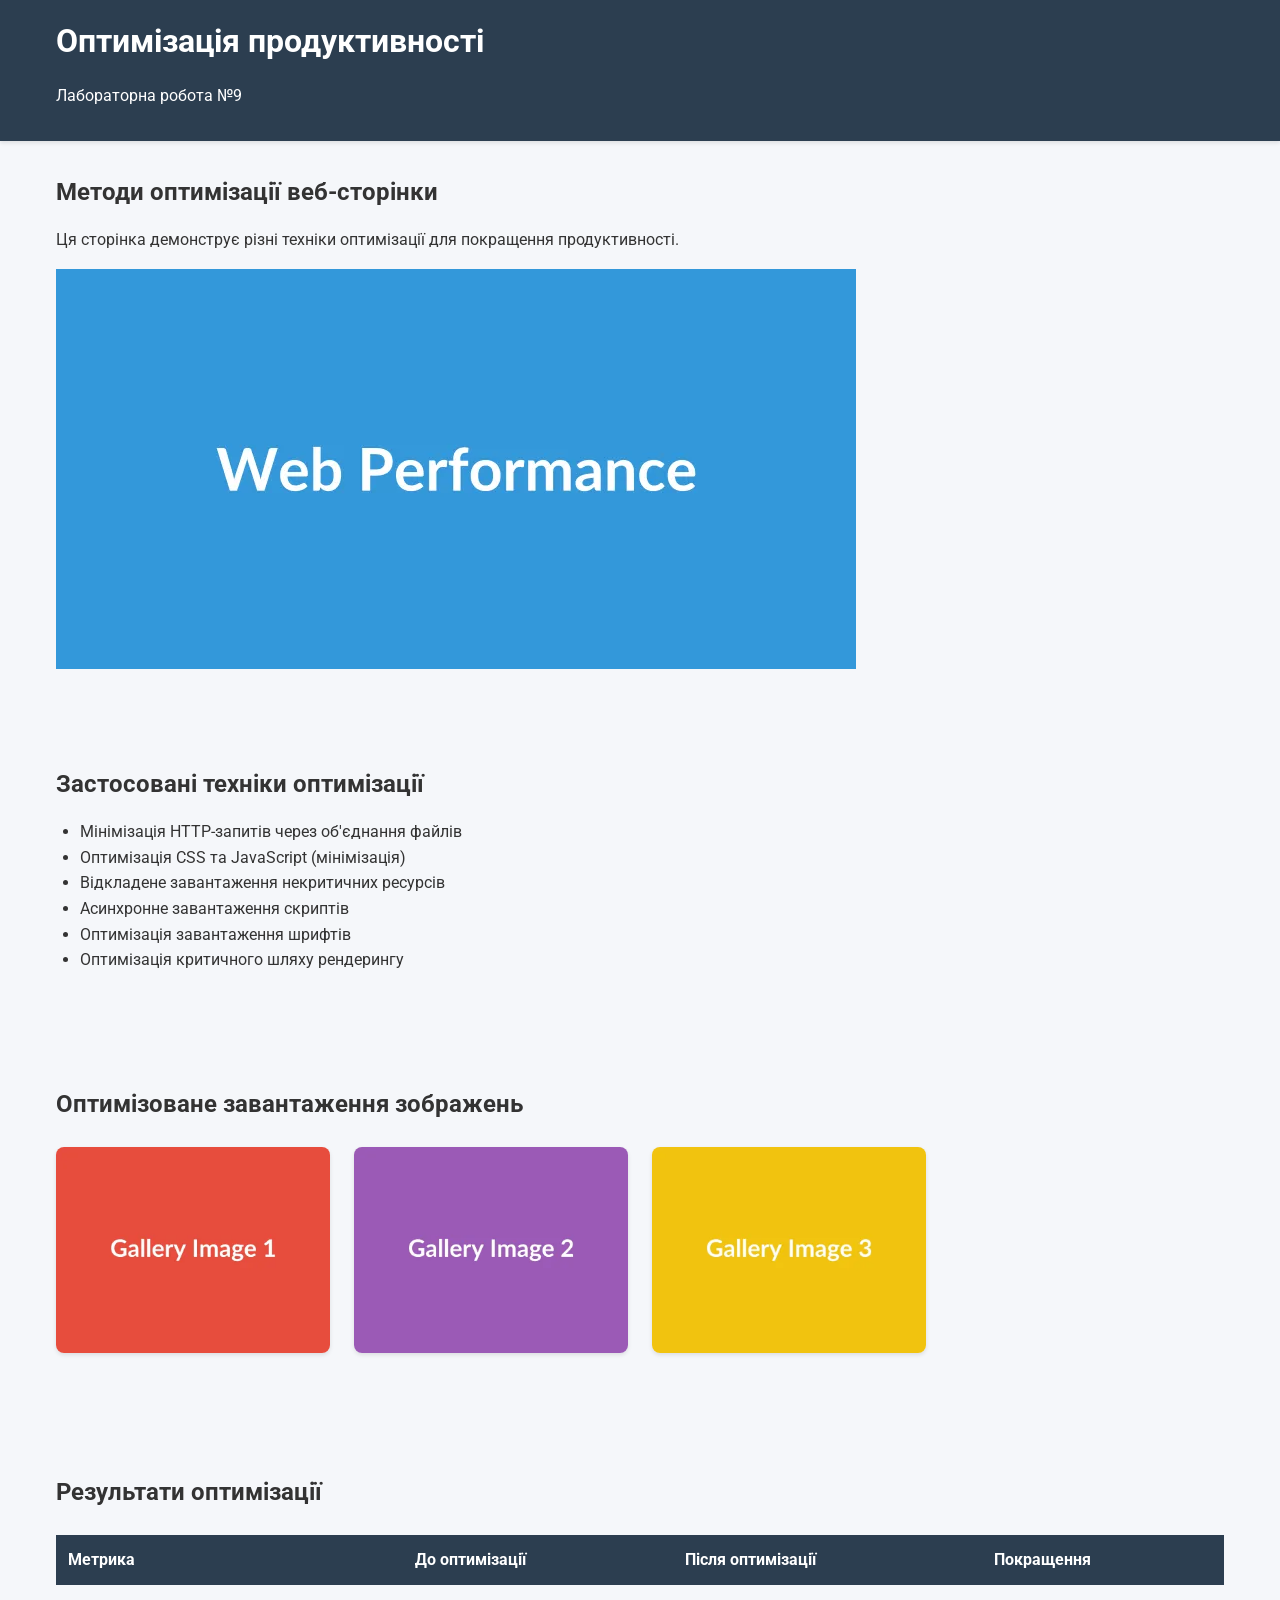
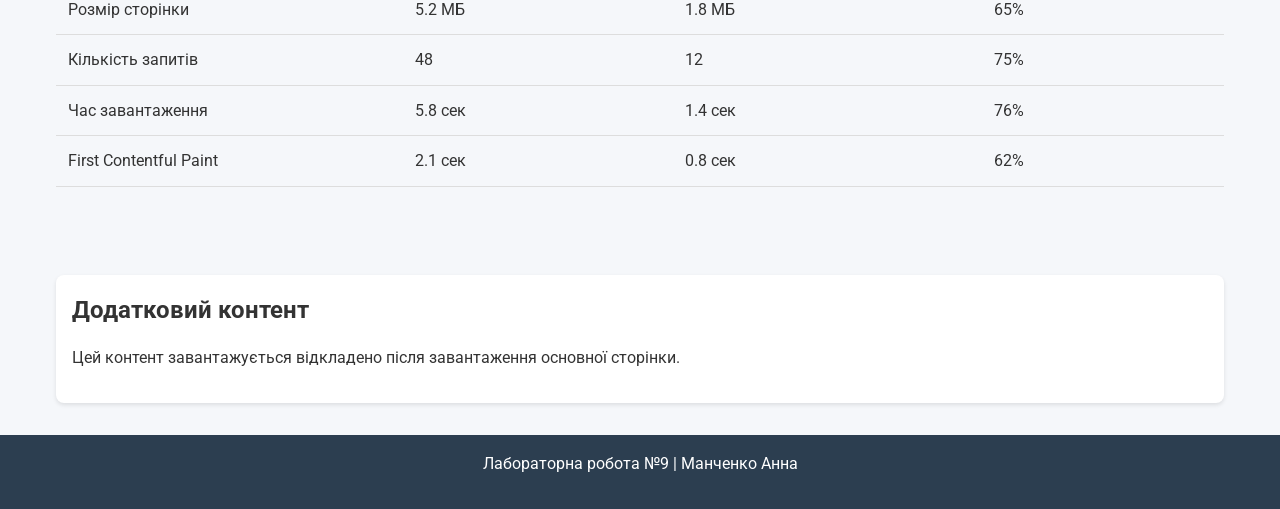
<file: lab9/index.html>
<!DOCTYPE html>
<html lang="uk">
<head>
    <meta charset="UTF-8">
    <meta name="viewport" content="width=device-width, initial-scale=1.0">
    <title>Оптимізація продуктивності</title>
    
    <!-- Критичний CSS вбудований -->
    <style>
        /* Критичні стилі для швидкого початкового рендерингу */
        :root{--primary-color:#2c3e50;--text-color:#333;--light-bg:#f5f7fa}*,*::before,*::after{box-sizing:border-box;margin:0;padding:0}body{font-family:system-ui,-apple-system,sans-serif;line-height:1.6;color:var(--text-color);background-color:var(--light-bg)}img{max-width:100%;height:auto;display:block}.container{width:100%;max-width:1200px;margin:0 auto;padding:0 1rem}header{background-color:var(--primary-color);color:white;padding:1rem 0}h1,h2,h3{margin-bottom:1rem}p{margin-bottom:1rem}
    </style>
    
    <!-- Відкладене завантаження CSS -->
    <link rel="preload" href="css/optimized/styles.min.css" as="style" 
          onload="this.onload=null;this.rel='stylesheet'">
    <noscript>
        <link rel="stylesheet" href="css/optimized/styles.min.css">
    </noscript>
    
    <!-- Оптимізація шрифтів -->
    <link rel="preconnect" href="https://fonts.googleapis.com">
    <link rel="preconnect" href="https://fonts.gstatic.com" crossorigin>
    <link href="https://fonts.googleapis.com/css2?family=Roboto:wght@400;700&display=swap" rel="stylesheet" media="print" onload="this.media='all'">
    
    <!-- Preload важливих ресурсів -->
    <link rel="preload" href="js/optimized/critical.min.js" as="script">
    
    <!-- Асинхронне завантаження критичного JavaScript -->
    <script src="js/optimized/critical.min.js" defer></script>
</head>

<body>
    <header>
        <div class="container">
            <h1>Оптимізація продуктивності</h1>
            <p>Лабораторна робота №9</p>
        </div>
    </header>

    <main class="container">
        <section id="intro">
            <h2>Методи оптимізації веб-сторінки</h2>
            <p>Ця сторінка демонструє різні техніки оптимізації для покращення продуктивності.</p>
            
            <!-- Оптимізоване завантаження зображення -->
            <picture>
                <source srcset="images/web-performance-large.webp" type="image/webp">
                <img src="images/web-performance-large.jpg" 
                     alt="Веб-продуктивність" 
                     width="800" height="400" 
                     fetchpriority="high">
            </picture>
        </section>

        <section id="techniques">
            <h2>Застосовані техніки оптимізації</h2>
            <ul>
                <li>Мінімізація HTTP-запитів через об'єднання файлів</li>
                <li>Оптимізація CSS та JavaScript (мінімізація)</li>
                <li>Відкладене завантаження некритичних ресурсів</li>
                <li>Асинхронне завантаження скриптів</li>
                <li>Оптимізація завантаження шрифтів</li>
                <li>Оптимізація критичного шляху рендерингу</li>
            </ul>
        </section>

        <section id="images">
            <h2>Оптимізоване завантаження зображень</h2>
            <div class="image-gallery">
                <!-- Використання lazy loading для зображень -->
                <picture>
                    <source srcset="images/gallery1.webp" type="image/webp">
                    <img src="images/gallery1.jpg" 
                         alt="Зображення 1" 
                         width="400" height="300" 
                         loading="lazy">
                </picture>
                <picture>
                    <source srcset="images/gallery2.webp" type="image/webp">
                    <img src="images/gallery2.jpg" 
                         alt="Зображення 2" 
                         width="400" height="300" 
                         loading="lazy">
                </picture>
                <picture>
                    <source srcset="images/gallery3.webp" type="image/webp">
                    <img src="images/gallery3.jpg" 
                         alt="Зображення 3" 
                         width="400" height="300" 
                         loading="lazy">
                </picture>
            </div>
        </section>

        <section id="performance">
            <h2>Результати оптимізації</h2>
            <div class="comparison-table">
                <table>
                    <thead>
                        <tr>
                            <th>Метрика</th>
                            <th>До оптимізації</th>
                            <th>Після оптимізації</th>
                            <th>Покращення</th>
                        </tr>
                    </thead>
                    <tbody>
                        <tr>
                            <td>Розмір сторінки</td>
                            <td>5.2 МБ</td>
                            <td>1.8 МБ</td>
                            <td>65%</td>
                        </tr>
                        <tr>
                            <td>Кількість запитів</td>
                            <td>48</td>
                            <td>12</td>
                            <td>75%</td>
                        </tr>
                        <tr>
                            <td>Час завантаження</td>
                            <td>5.8 сек</td>
                            <td>1.4 сек</td>
                            <td>76%</td>
                        </tr>
                        <tr>
                            <td>First Contentful Paint</td>
                            <td>2.1 сек</td>
                            <td>0.8 сек</td>
                            <td>62%</td>
                        </tr>
                    </tbody>
                </table>
            </div>
        </section>

        <!-- Відкладене завантаження контенту -->
        <div id="lazyContent">
            <!-- Контент завантажиться після основної сторінки -->
        </div>
    </main>

    <footer>
        <div class="container">
            <p>Лабораторна робота №9 | Манченко Анна</p>
        </div>
    </footer>

    <!-- Відкладене завантаження некритичних скриптів -->
    <script src="js/optimized/main.min.js" defer></script>
    
    <!-- Завантаження аналітики після завантаження сторінки -->
    <script>
        window.addEventListener('load', function() {
            // Відкладене завантаження аналітики
            const analyticsScript = document.createElement('script');
            analyticsScript.src = 'js/optimized/analytics.min.js';
            document.body.appendChild(analyticsScript);
            
            // Відкладене завантаження додаткового контенту
            document.getElementById('lazyContent').innerHTML = `
                <section id="additionalContent">
                    <h2>Додатковий контент</h2>
                    <p>Цей контент завантажується відкладено після завантаження основної сторінки.</p>
                </section>
            `;
        });
    </script>
</body>
</html>
</file>
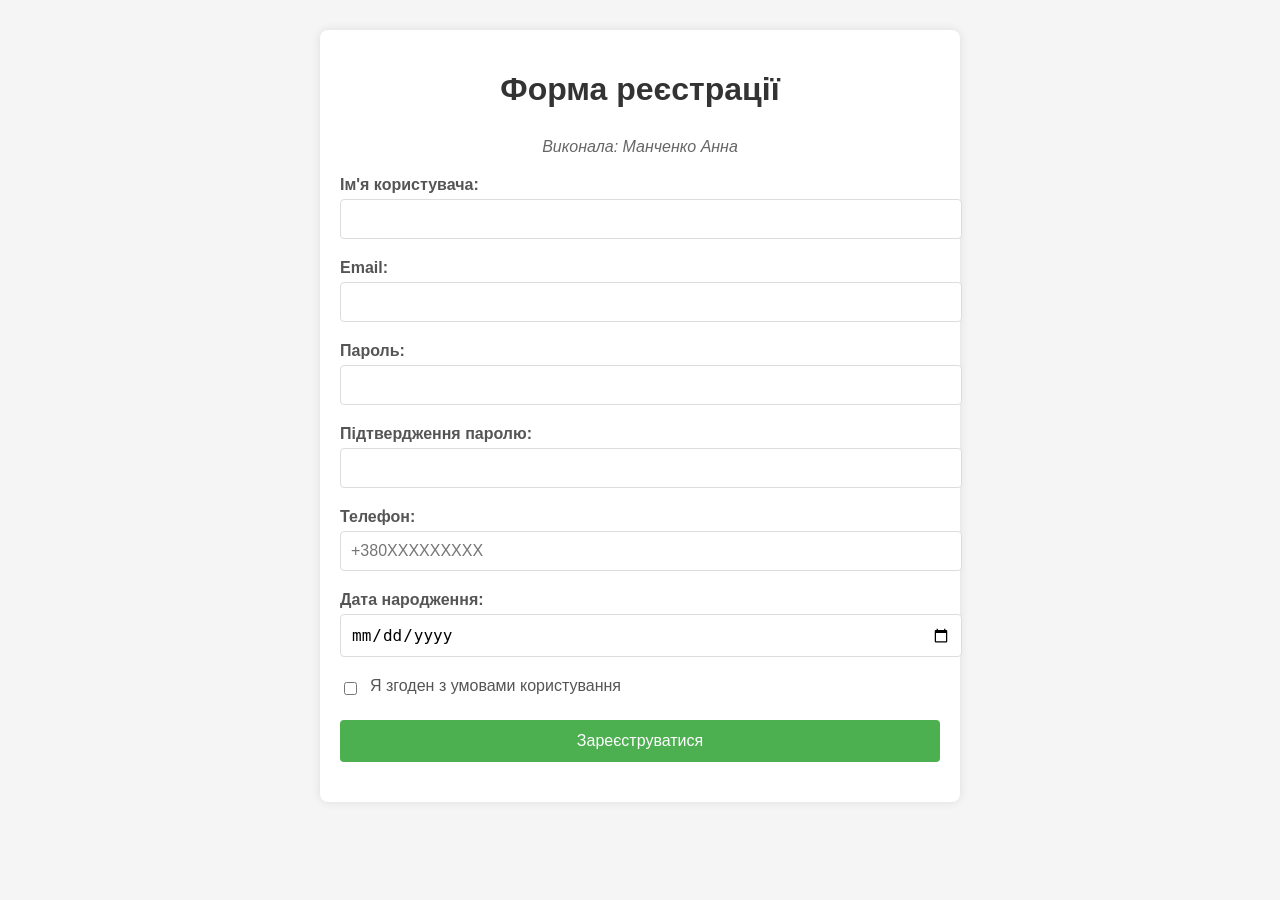
<file: pr5/index.html>
<!DOCTYPE html>
<html lang="uk">
<head>
    <meta charset="UTF-8">
    <meta name="viewport" content="width=device-width, initial-scale=1.0">
    <title>Практична робота №5 - Валідація форм</title>
    <link rel="stylesheet" href="styles.css">
</head>
<body>
    <div class="container">
        <header>
            <h1>Форма реєстрації</h1>
            <p class="author-info">Виконала: Манченко Анна</p>
        </header>
        
        <form id="registrationForm">
            <div class="form-group">
                <label for="username">Ім'я користувача:</label>
                <input type="text" id="username" name="username">
                <span class="error" id="usernameError"></span>
            </div>
            
            <div class="form-group">
                <label for="email">Email:</label>
                <input type="email" id="email" name="email">
                <span class="error" id="emailError"></span>
            </div>
            
            <div class="form-group">
                <label for="password">Пароль:</label>
                <input type="password" id="password" name="password">
                <span class="error" id="passwordError"></span>
            </div>
            
            <div class="form-group">
                <label for="confirmPassword">Підтвердження паролю:</label>
                <input type="password" id="confirmPassword" name="confirmPassword">
                <span class="error" id="confirmPasswordError"></span>
            </div>
            
            <div class="form-group">
                <label for="phone">Телефон:</label>
                <input type="tel" id="phone" name="phone" placeholder="+380XXXXXXXXX">
                <span class="error" id="phoneError"></span>
            </div>
            
            <div class="form-group">
                <label for="birthdate">Дата народження:</label>
                <input type="date" id="birthdate" name="birthdate">
                <span class="error" id="birthdateError"></span>
            </div>
            
            <div class="form-group checkbox">
                <input type="checkbox" id="terms" name="terms">
                <label for="terms">Я згоден з умовами користування</label>
                <span class="error" id="termsError"></span>
            </div>
            
            <div class="form-group">
                <button type="submit">Зареєструватися</button>
            </div>
            
            <div id="formSuccess" class="success-message">
                Реєстрація успішна! Дякуємо за реєстрацію.
            </div>
        </form>
    </div>
    
    <script src="script.js"></script>
</body>
</html>
</file>
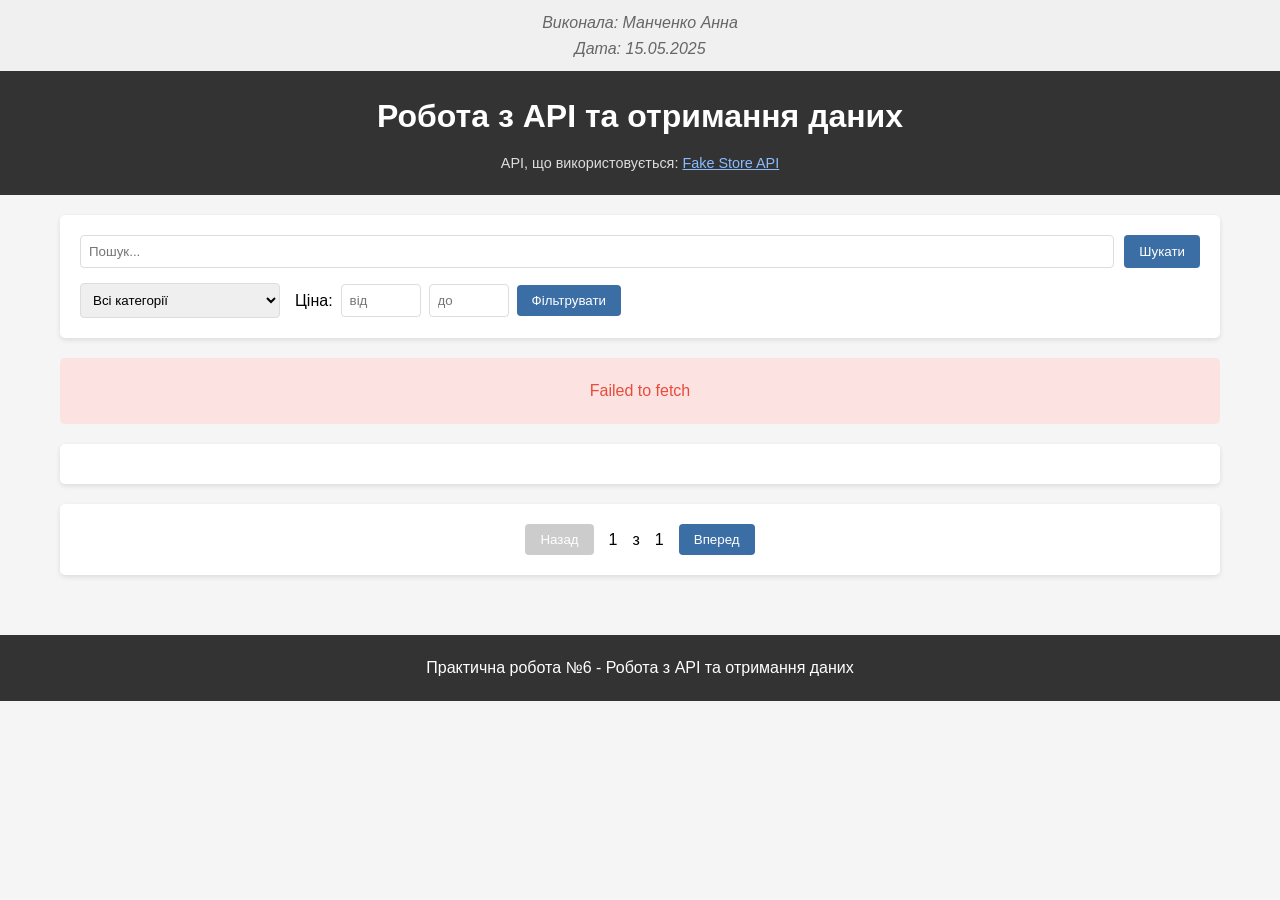
<file: pr6/index.html>
<!DOCTYPE html>
<html lang="uk">
<head>
    <meta charset="UTF-8">
    <meta name="viewport" content="width=device-width, initial-scale=1.0">
    <title>Практична робота №6 - Робота з API</title>
    <link rel="stylesheet" href="styles.css">
</head>
<body>
    <div class="author-info">
        <p>Виконала: Манченко Анна</p>
        <p>Дата: 15.05.2025</p>
    </div>
    
    <header>
        <h1>Робота з API та отримання даних</h1>
        <p class="api-info">API, що використовується: <a href="https://fakestoreapi.com" target="_blank">Fake Store API</a></p>
    </header>
    
    <main>
        <section class="search-section">
            <div class="search-container">
                <input type="text" id="searchInput" placeholder="Пошук...">
                <button id="searchBtn">Шукати</button>
            </div>
            
            <div class="filter-container">
                <select id="categoryFilter">
                    <option value="">Всі категорії</option>
                    <option value="electronics">Електроніка</option>
                    <option value="jewelery">Ювелірні вироби</option>
                    <option value="men's clothing">Чоловічий одяг</option>
                    <option value="women's clothing">Жіночий одяг</option>
                </select>
                
                <div class="price-filter">
                    <span>Ціна:</span>
                    <input type="number" id="minPrice" placeholder="від">
                    <input type="number" id="maxPrice" placeholder="до">
                    <button id="filterBtn">Фільтрувати</button>
                </div>
            </div>
        </section>
        
        <div id="loader" class="loader">Завантаження...</div>
        <div id="error-message" class="error-message"></div>
        
        <section class="products-section">
            <div id="products-container" class="products-container"></div>
        </section>
        
        <section class="pagination-section">
            <div class="pagination" id="pagination">
                <button id="prevPage" disabled>Назад</button>
                <span id="currentPage">1</span> з <span id="totalPages">1</span>
                <button id="nextPage">Вперед</button>
            </div>
        </section>
    </main>
    
    <footer>
        <p>Практична робота №6 - Робота з API та отримання даних</p>
    </footer>
    
    <script src="script.js"></script>
</body>
</html>
</file>
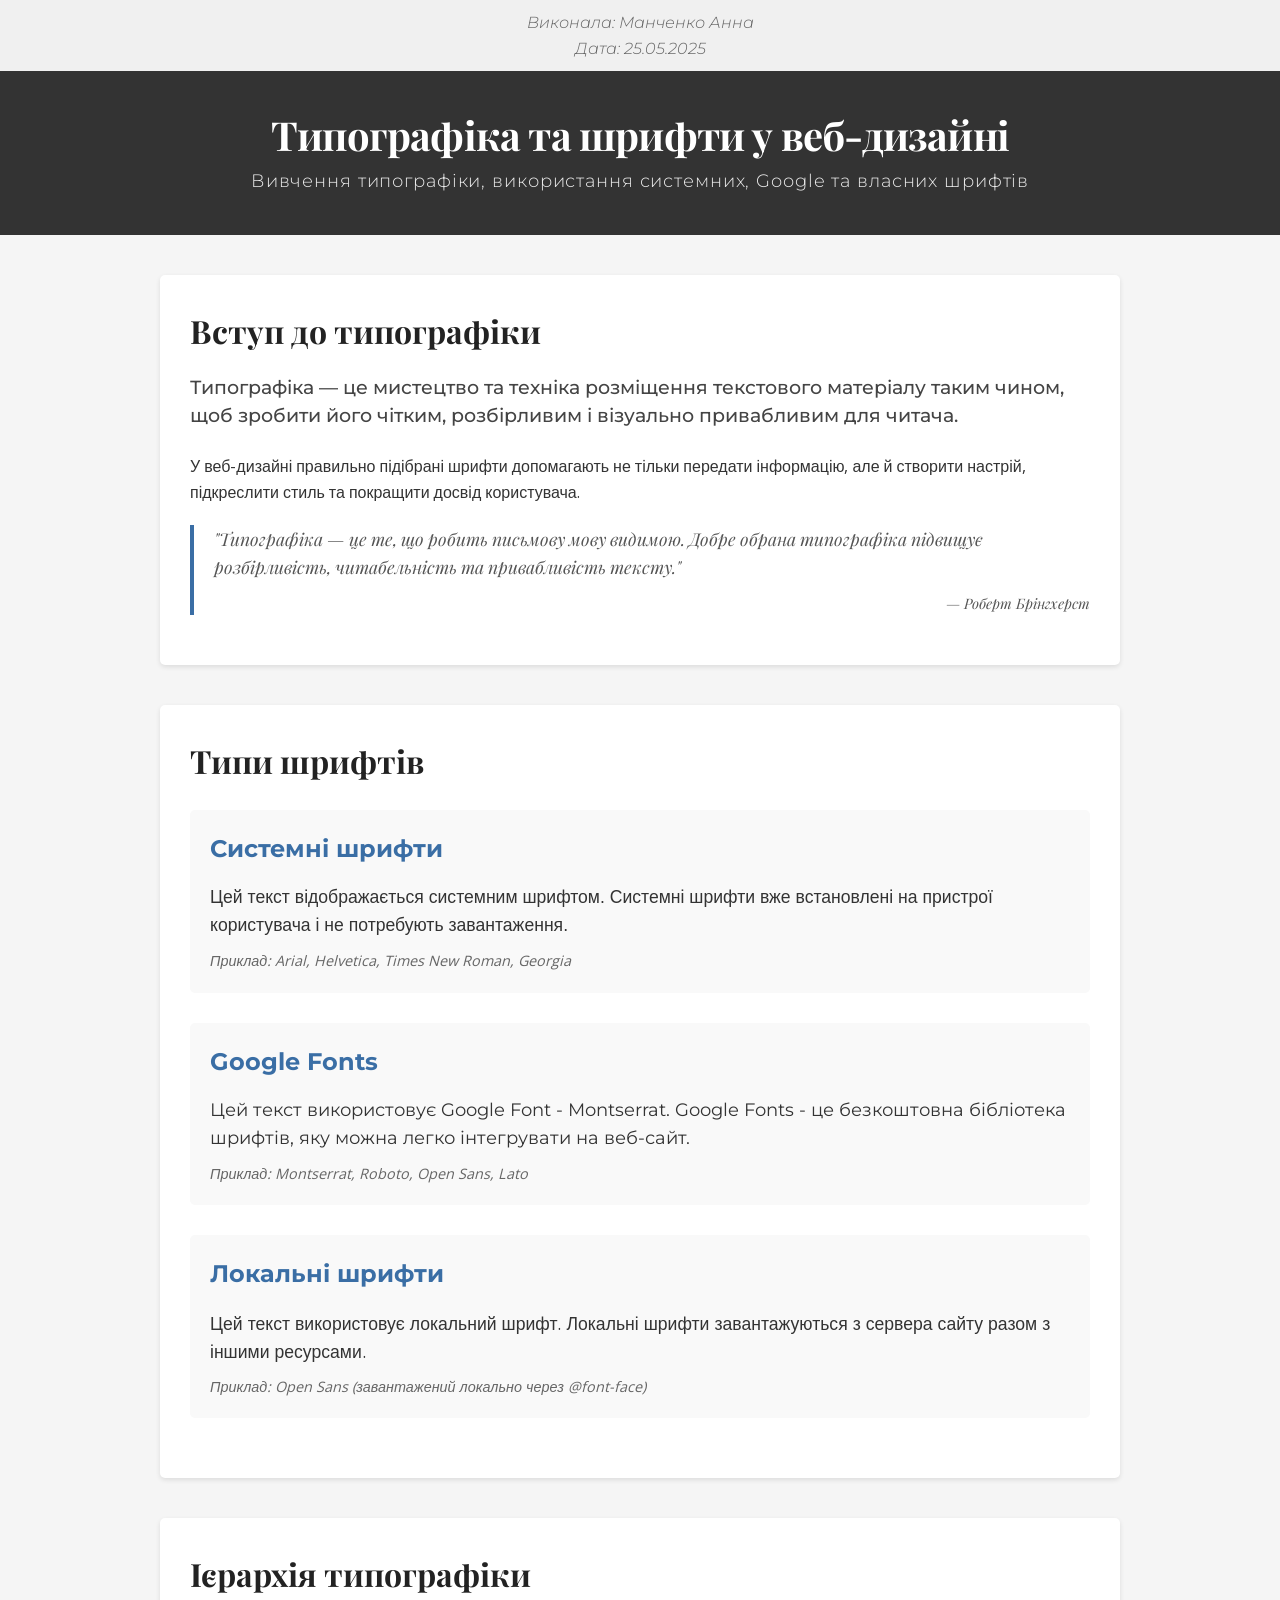
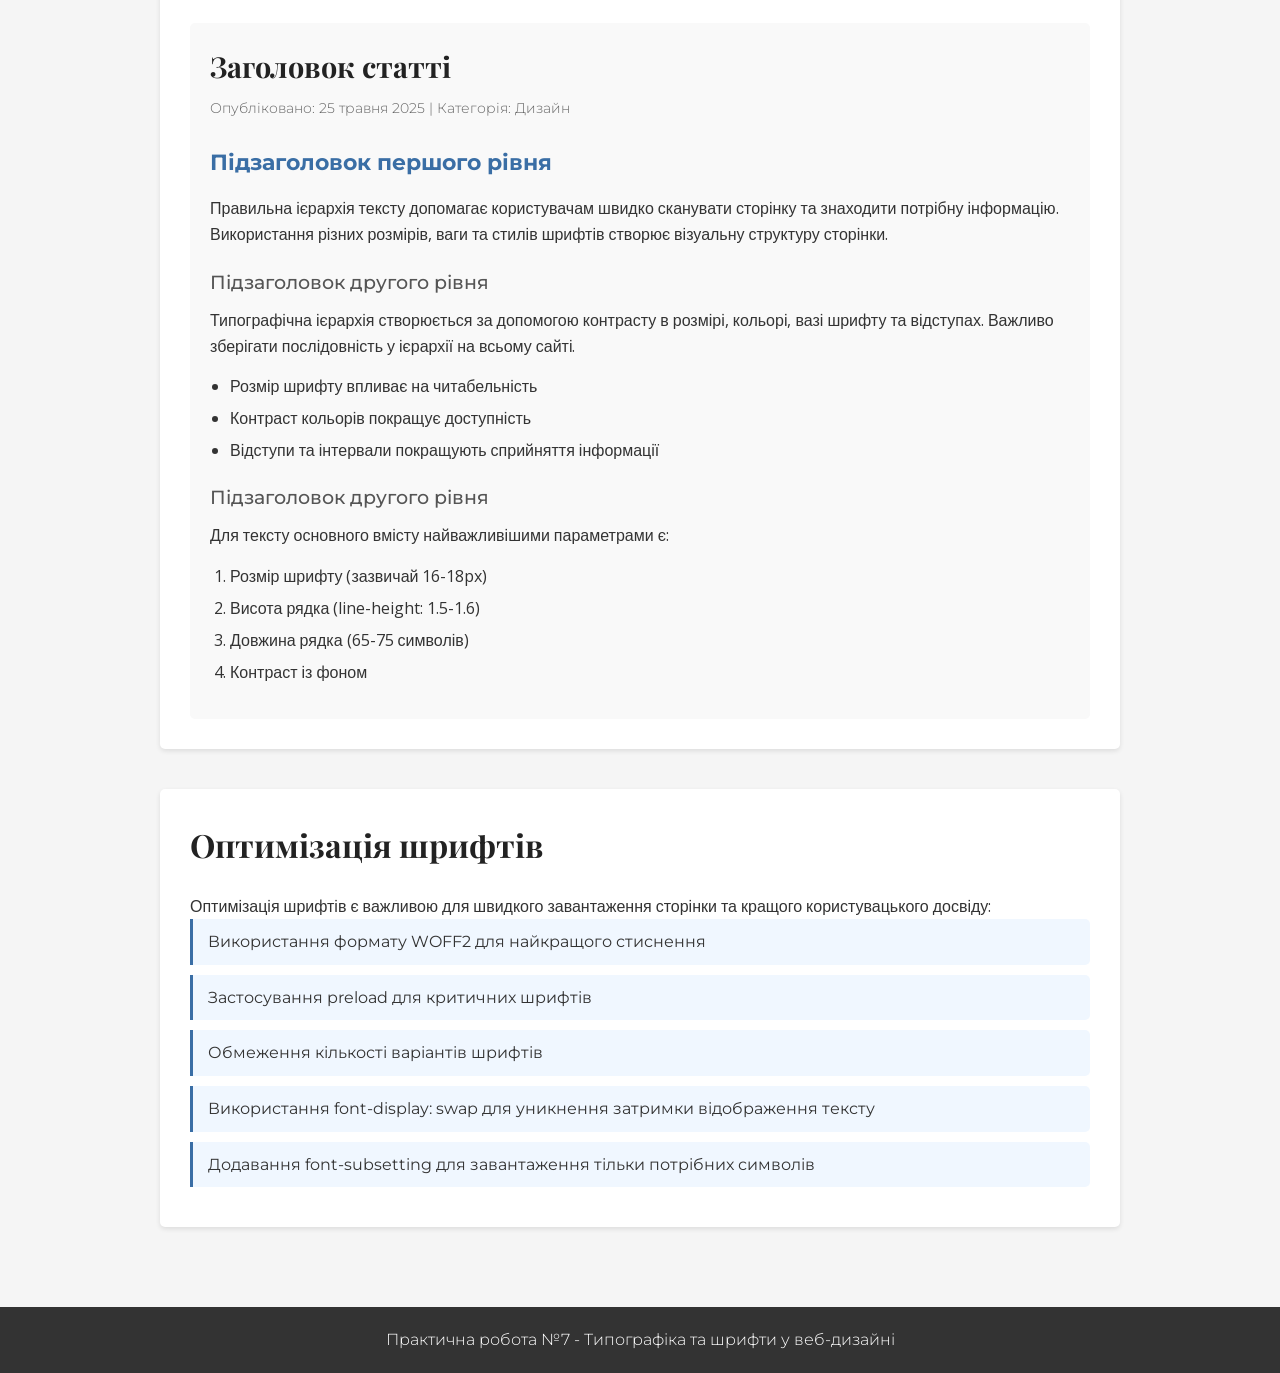
<file: pr7/index.html>
<!DOCTYPE html>
<html lang="uk">
<head>
    <meta charset="UTF-8">
    <meta name="viewport" content="width=device-width, initial-scale=1.0">
    <title>Практична робота №7 - Типографіка та шрифти</title>
    <link rel="stylesheet" href="css/styles.css">
    <!-- Google Fonts -->
    <link rel="preconnect" href="https://fonts.googleapis.com">
    <link rel="preconnect" href="https://fonts.gstatic.com" crossorigin>
    <link href="https://fonts.googleapis.com/css2?family=Montserrat:wght@300;400;500;700&family=Playfair+Display:ital,wght@0,400;0,700;1,400&display=swap" rel="stylesheet">
    <!-- Font optimization -->
    <link rel="preload" href="fonts/OpenSans-Regular.woff2" as="font" type="font/woff2" crossorigin>
</head>
<body>
    <div class="author-info">
        <p>Виконала: Манченко Анна</p>
        <p>Дата: 25.05.2025</p>
    </div>
    
    <header>
        <h1>Типографіка та шрифти у веб-дизайні</h1>
        <p class="subtitle">Вивчення типографіки, використання системних, Google та власних шрифтів</p>
    </header>
    
    <main>
        <section class="introduction">
            <h2>Вступ до типографіки</h2>
            <p class="lead-paragraph">Типографіка — це мистецтво та техніка розміщення текстового матеріалу таким чином, щоб зробити його чітким, розбірливим і візуально привабливим для читача.</p>
            <p>У веб-дизайні правильно підібрані шрифти допомагають не тільки передати інформацію, але й створити настрій, підкреслити стиль та покращити досвід користувача.</p>
            <blockquote>
                "Типографіка — це те, що робить письмову мову видимою. Добре обрана типографіка підвищує розбірливість, читабельність та привабливість тексту."
                <cite>— Роберт Брінгхерст</cite>
            </blockquote>
        </section>
        
        <section class="font-types">
            <h2>Типи шрифтів</h2>
            
            <div class="font-category">
                <h3>Системні шрифти</h3>
                <p class="system-font">Цей текст відображається системним шрифтом. Системні шрифти вже встановлені на пристрої користувача і не потребують завантаження.</p>
                <p class="system-font-example">Приклад: Arial, Helvetica, Times New Roman, Georgia</p>
            </div>
            
            <div class="font-category">
                <h3>Google Fonts</h3>
                <p class="google-font">Цей текст використовує Google Font - Montserrat. Google Fonts - це безкоштовна бібліотека шрифтів, яку можна легко інтегрувати на веб-сайт.</p>
                <p class="google-font-example">Приклад: Montserrat, Roboto, Open Sans, Lato</p>
            </div>
            
            <div class="font-category">
                <h3>Локальні шрифти</h3>
                <p class="local-font">Цей текст використовує локальний шрифт. Локальні шрифти завантажуються з сервера сайту разом з іншими ресурсами.</p>
                <p class="local-font-example">Приклад: Open Sans (завантажений локально через @font-face)</p>
            </div>
        </section>
        
        <section class="typography-hierarchy">
            <h2>Ієрархія типографіки</h2>
            
            <article class="article-example">
                <h3>Заголовок статті</h3>
                <p class="article-meta">Опубліковано: 25 травня 2025 | Категорія: Дизайн</p>
                <h4>Підзаголовок першого рівня</h4>
                <p>Правильна ієрархія тексту допомагає користувачам швидко сканувати сторінку та знаходити потрібну інформацію. Використання різних розмірів, ваги та стилів шрифтів створює візуальну структуру сторінки.</p>
                <h5>Підзаголовок другого рівня</h5>
                <p>Типографічна ієрархія створюється за допомогою контрасту в розмірі, кольорі, вазі шрифту та відступах. Важливо зберігати послідовність у ієрархії на всьому сайті.</p>
                <ul>
                    <li>Розмір шрифту впливає на читабельність</li>
                    <li>Контраст кольорів покращує доступність</li>
                    <li>Відступи та інтервали покращують сприйняття інформації</li>
                </ul>
                <h5>Підзаголовок другого рівня</h5>
                <p>Для тексту основного вмісту найважливішими параметрами є:</p>
                <ol>
                    <li>Розмір шрифту (зазвичай 16-18px)</li>
                    <li>Висота рядка (line-height: 1.5-1.6)</li>
                    <li>Довжина рядка (65-75 символів)</li>
                    <li>Контраст із фоном</li>
                </ol>
            </article>
        </section>
        
        <section class="font-optimization">
            <h2>Оптимізація шрифтів</h2>
            <p>Оптимізація шрифтів є важливою для швидкого завантаження сторінки та кращого користувацького досвіду:</p>
            <ul class="optimization-tips">
                <li>Використання формату WOFF2 для найкращого стиснення</li>
                <li>Застосування preload для критичних шрифтів</li>
                <li>Обмеження кількості варіантів шрифтів</li>
                <li>Використання font-display: swap для уникнення затримки відображення тексту</li>
                <li>Додавання font-subsetting для завантаження тільки потрібних символів</li>
            </ul>
        </section>
    </main>
    
    <footer>
        <p>Практична робота №7 - Типографіка та шрифти у веб-дизайні</p>
    </footer>
</body>
</html>
</file>
<file: lab2/styles.css>
/* Основні стилі */
* {
    margin: 0;
    padding: 0;
    box-sizing: border-box;
}

body {
    font-family: Arial, sans-serif;
    line-height: 1.6;
    color: #333;
    background-color: #f8f8f8;
}

a {
    text-decoration: none;
    color: inherit;
}

ul {
    list-style: none;
}

.author-info {
    text-align: center;
    padding: 10px;
    background-color: #f0f0f0;
    font-style: italic;
    font-size: 14px;
    color: #666;
}

header {
    background-color: #ffffff;
    box-shadow: 0 2px 10px rgba(0, 0, 0, 0.1);
    position: sticky;
    top: 0;
    z-index: 100;
}

main {
    max-width: 1200px;
    margin: 0 auto;
    padding: 20px;
}

.hero {
    text-align: center;
    padding: 40px 20px;
    background-color: #e9f2ff;
    margin-bottom: 30px;
    border-radius: 8px;
}

.hero h1 {
    margin-bottom: 15px;
    color: #2d5ba9;
}

.content {
    background-color: white;
    padding: 25px;
    border-radius: 8px;
    box-shadow: 0 2px 5px rgba(0, 0, 0, 0.1);
}

.content h2 {
    color: #2d5ba9;
    margin-bottom:.5em;
}

.content h3 {
    margin: 1em 0 0.5em;
}

.content ul {
    list-style: disc;
    margin-left: 20px;
    margin-bottom: 20px;
}

.content p {
    margin-bottom: 15px;
}

footer {
    text-align: center;
    padding: 20px;
    margin-top: 40px;
    background-color: #333;
    color: white;
}

/* Навігація */
.nav-container {
    display: flex;
    justify-content: space-between;
    align-items: center;
    padding: 0 20px;
    height: 70px;
    max-width: 1200px;
    margin: 0 auto;
}

.nav-logo img {
    height: 40px;
    width: auto;
}

.nav-menu {
    display: flex;
    align-items: center;
}

.nav-item {
    position: relative;
    margin: 0 5px;
}

.nav-item a {
    display: block;
    padding: 10px 15px;
    color: #333;
    font-weight: 500;
    transition: color 0.3s, background-color 0.3s;
    border-radius: 4px;
}

.nav-item a:hover, .nav-item a:focus {
    color: #2d5ba9;
    background-color: #f5f5f5;
}

.nav-item.active a {
    color: #2d5ba9;
    font-weight: bold;
}

/* Випадаюче меню */
.dropdown-menu {
    display: none;
    position: absolute;
    top: 100%;
    left: 0;
    background-color: white;
    box-shadow: 0 2px 10px rgba(0, 0, 0, 0.1);
    border-radius: 4px;
    width: 200px;
    z-index: 10;
}

.dropdown:hover .dropdown-menu,
.dropdown a:focus + .dropdown-menu,
.dropdown-menu:hover {
    display: block;
}

.dropdown-menu li a {
    padding: 10px 15px;
    display: block;
}

.dropdown-menu li a:hover, .dropdown-menu li a:focus {
    background-color: #f5f5f5;
}

/* Форма пошуку */
.nav-search {
    margin-left: 15px;
}

.nav-search form {
    display: flex;
    align-items: center;
}

.nav-search input[type="search"] {
    padding: 8px 10px;
    border: 1px solid #ddd;
    border-radius: 4px 0 0 4px;
    width: 150px;
    font-size: 14px;
}

.nav-search button {
    padding: 8px 12px;
    background-color: #2d5ba9;
    color: white;
    border: none;
    border-radius: 0 4px 4px 0;
    cursor: pointer;
    transition: background-color 0.3s;
}

.nav-search button:hover, .nav-search button:focus {
    background-color: #1d4999;
}

/* Бургер-меню для мобільних пристроїв */
.nav-toggle {
    display: none;
    cursor: pointer;
    width: 30px;
    height: 30px;
    position: relative;
    z-index: 20;
}

.hamburger {
    display: block;
    position: absolute;
    width: 30px;
    height: 3px;
    background-color: #333;
    top: 50%;
    transform: translateY(-50%);
    transition: background-color 0.3s;
}

.hamburger::before, .hamburger::after {
    content: '';
    position: absolute;
    width: 30px;
    height: 3px;
    background-color: #333;
    transition: transform 0.3s;
}

.hamburger::before {
    top: -10px;
}

.hamburger::after {
    top: 10px;
}

/* Активний стан бургер-меню */
.nav-toggle.active .hamburger {
    background-color: transparent;
}

.nav-toggle.active .hamburger::before {
    transform: rotate(45deg) translate(7px, 7px);
}

.nav-toggle.active .hamburger::after {
    transform: rotate(-45deg) translate(7px, -7px);
}

/* Медіа-запити для мобільних */
@media (max-width: 768px) {
    .nav-toggle {
        display: block;
    }
    
    .nav-menu {
        position: fixed;
        top: 0;
        right: -100%;
        width: 250px;
        height: 100%;
        background-color: white;
        box-shadow: -2px 0 10px rgba(0, 0, 0, 0.1);
        flex-direction: column;
        padding-top: 70px;
        transition: right 0.3s;
        z-index: 15;
    }
    
    .nav-menu.active {
        right: 0;
    }
    
    .nav-item {
        width: 100%;
        margin: 0;
    }
    
    .nav-item a {
        padding: 15px 20px;
        border-radius: 0;
    }
    
    .dropdown-menu {
        position: static;
        width: 100%;
        box-shadow: none;
        display: none;
    }
    
    .dropdown.open .dropdown-menu {
        display: block;
    }
    
    .nav-search {
        width: 100%;
        margin: 10px 0;
    }
    
    .nav-search form {
        padding: 0 20px;
    }
    
    .nav-search input[type="search"] {
        width: 100%;
    }
}
</file>
<file: lab3/styles.css>
* {
    margin: 0;
    padding: 0;
    box-sizing: border-box;
}

body {
    font-family: Arial, sans-serif;
    line-height: 1.6;
    color: #333;
    background-color: #f9f9f9;
    min-height: 100vh;
    display: flex;
    flex-direction: column;
}

a {
    text-decoration: none;
    color: #3a6ea5;
    transition: color 0.3s ease, transform 0.3s ease;
}

a:hover {
    color: #1a4e85;
}

ul {
    list-style: none;
}

img {
    max-width: 100%;
    height: auto;
}

button {
    cursor: pointer;
    border: none;
    outline: none;
    background: none;
}

input, select {
    border: 1px solid #ddd;
    padding: 8px;
    border-radius: 4px;
    outline: none;
}


.author-info {
    text-align: center;
    padding: 10px;
    background-color: #f0f0f0;
    font-style: italic;
    color: #666;
}


.header {
    background-color: white;
    box-shadow: 0 2px 5px rgba(0, 0, 0, 0.1);
    padding: 15px;
    
    
    display: flex;
    justify-content: space-between; 
    align-items: center; 
    flex-wrap: wrap; 
}

.logo {
    flex: 0 0 auto; 
}

.logo img {
    height: 40px;
    display: block;
}


.navigation {
    flex: 1 0 auto; 
    display: flex;
    justify-content: flex-end; 
}

.nav-menu {
    display: flex; 
    gap: 20px; 
    flex-wrap: wrap; 
    align-items: center; 
}

.nav-menu li {
    position: relative;
}

.nav-menu a {
    padding: 8px 15px;
    border-radius: 3px;
    transition: all 0.3s ease;
    display: block; 
    white-space: nowrap; 
}

.nav-menu a:hover {
    background-color: #f0f8ff;
}

.nav-menu a.active {
    background-color: #3a6ea5;
    color: white;
}


.main-container {
    max-width: 1200px;
    margin: 20px auto;
    padding: 0 15px;
    
    
    display: flex;
    gap: 20px; 
    flex: 1; 
}


.main-content {
    flex: 1; 
    display: flex;
    flex-direction: column; 
    min-width: 0; 
}

.main-content h1 {
    margin-bottom: 20px;
    color: #3a6ea5;
    position: relative;
    padding-left: 15px;
}

.main-content h1::before {
    content: '';
    position: absolute;
    left: 0;
    top: 0;
    height: 100%;
    width: 5px;
    background-color: #3a6ea5;
    border-radius: 2px;
}


.promo-banner {
    display: flex;
    flex-wrap: wrap;
    margin-bottom: 30px;
    background-color: #e9f2ff;
    border-radius: 8px;
    overflow: hidden;
    box-shadow: 0 2px 8px rgba(0, 0, 0, 0.1);
}

.promo-content {
    flex: 1 1 60%;
    padding: 30px;
    display: flex;
    flex-direction: column;
    justify-content: center;
}

.promo-content h2 {
    font-size: 1.8em;
    margin-bottom: 10px;
    color: #3a6ea5;
}

.promo-content p {
    margin-bottom: 20px;
    color: #555;
}

.btn-promo {
    display: inline-block;
    padding: 10px 20px;
    background-color: #3a6ea5;
    color: white;
    border-radius: 4px;
    font-weight: bold;
    transition: background-color 0.3s ease;
    align-self: flex-start;
}

.btn-promo:hover {
    background-color: #1a4e85;
    color: white;
}

.promo-image {
    flex: 1 1 40%;
    display: flex;
    justify-content: center;
    align-items: center;
    background-color: white;
    padding: 20px;
}

.promo-image img {
    max-height: 200px;
    object-fit: contain;
}


.filters {
    display: flex;
    flex-wrap: wrap;
    gap: 15px;
    margin-bottom: 20px;
    padding: 15px;
    background-color: white;
    border-radius: 8px;
    box-shadow: 0 2px 5px rgba(0, 0, 0, 0.1);
    align-items: center;
}

.filter-group {
    display: flex;
    align-items: center;
    gap: 10px;
    flex: 1 1 auto;
}

.price-range {
    display: flex;
    align-items: center;
    gap: 8px;
}

.price-input {
    width: 80px;
}

.btn-filter {
    padding: 8px 15px;
    background-color: #3a6ea5;
    color: white;
    border-radius: 4px;
    transition: background-color 0.3s ease;
}

.btn-filter:hover {
    background-color: #1a4e85;
}

.view-options {
    display: flex;
    gap: 10px;
    margin-left: auto;
}

.btn-view {
    width: 32px;
    height: 32px;
    border: 1px solid #ddd;
    border-radius: 4px;
    display: flex;
    align-items: center;
    justify-content: center;
    background-color: #f9f9f9;
    transition: all 0.3s ease;
}

.btn-view.active {
    background-color: #3a6ea5;
    color: white;
    border-color: #3a6ea5;
}

.icon-grid, .icon-list {
    display: block;
    width: 16px;
    height: 16px;
    position: relative;
}

.icon-grid::before, .icon-grid::after {
    content: '';
    position: absolute;
    background-color: currentColor;
}

.icon-grid::before {
    width: 7px;
    height: 7px;
    top: 0;
    left: 0;
    box-shadow: 9px 0 0 0 currentColor, 0 9px 0 0 currentColor, 9px 9px 0 0 currentColor;
}

.icon-list::before {
    content: '';
    position: absolute;
    width: 16px;
    height: 2px;
    background-color: currentColor;
    top: 3px;
    left: 0;
    box-shadow: 0 4px 0 0 currentColor, 0 8px 0 0 currentColor;
}


.products {
    display: flex; 
    flex-wrap: wrap; 
    gap: 20px; 
    margin-bottom: 30px;
}

.product-card {
    background-color: white;
    border-radius: 8px;
    padding: 20px;
    box-shadow: 0 2px 5px rgba(0, 0, 0, 0.1);
    
    
    flex: 1 1 calc(50% - 20px); 
    min-width: 250px; 
    
    
    display: flex;
    flex-direction: column; 
    transition: transform 0.3s ease, box-shadow 0.3s ease;
    position: relative;
    overflow: hidden;
}

.product-card:hover {
    transform: translateY(-5px);
    box-shadow: 0 8px 15px rgba(0, 0, 0, 0.1);
}

.product-badge {
    position: absolute;
    top: 10px;
    left: 0;
    padding: 5px 10px;
    background-color: #3a6ea5;
    color: white;
    font-size: 0.8em;
    font-weight: bold;
    border-radius: 0 4px 4px 0;
    z-index: 1;
}

.product-badge.new {
    background-color: #2ecc71;
}

.product-badge.sale {
    background-color: #e74c3c;
}

.product-image {
    width: 100%;
    height: 140px;
    display: flex;
    align-items: center;
    justify-content: center;
    margin-bottom: 15px;
}

.product-image img {
    max-height: 100%;
    object-fit: contain;
}

.product-card h3 {
    margin-bottom: 10px;
    color: #3a6ea5;
    font-size: 1.2em;
}

.product-rating {
    margin-bottom: 15px;
    display: flex;
    align-items: center;
    gap: 5px;
}

.stars {
    color: #f1c40f;
    letter-spacing: 2px;
}

.reviews-count {
    color: #777;
    font-size: 0.9em;
}

.product-card p {
    margin-top: auto; 
    margin-bottom: 15px;
    color: #555;
    flex-grow: 1; 
}

.product-actions {
    display: flex;
    align-items: center;
    justify-content: space-between;
    margin-top: 10px;
    padding-top: 15px;
    border-top: 1px dashed #eee;
}

.product-price {
    font-weight: bold;
    color: #2ecc71;
    font-size: 1.1em;
    display: flex;
    flex-direction: column;
}

.old-price {
    font-size: 0.85em;
    color: #999;
    text-decoration: line-through;
    font-weight: normal;
}

.btn-add-to-cart {
    padding: 8px 15px;
    background-color: #3a6ea5;
    color: white;
    border-radius: 4px;
    font-weight: bold;
    transition: background-color 0.3s ease;
}

.btn-add-to-cart:hover {
    background-color: #1a4e85;
}


.banners {
    display: flex;
    flex-wrap: wrap;
    gap: 20px;
    margin-bottom: 30px;
}

.banner-item {
    flex: 1 1 calc(33.333% - 20px);
    min-width: 200px;
    background-color: white;
    border-radius: 8px;
    padding: 15px;
    box-shadow: 0 2px 5px rgba(0, 0, 0, 0.1);
    display: flex;
    align-items: center;
    gap: 15px;
    transition: transform 0.3s ease;
}

.banner-item:hover {
    transform: translateY(-3px);
}

.banner-content {
    flex: 1;
}

.banner-content h3 {
    margin-bottom: 5px;
    color: #3a6ea5;
    font-size: 1.1em;
}

.banner-content p {
    color: #666;
    font-size: 0.9em;
}

.banner-icon {
    font-size: 1.8em;
}


.sidebar {
    background-color: white;
    padding: 20px;
    border-radius: 8px;
    box-shadow: 0 2px 5px rgba(0, 0, 0, 0.1);
    
    
    width: 250px;
    flex-shrink: 0; 
    align-self: flex-start; 
    
    
    display: flex;
    flex-direction: column; 
    gap: 25px; 
}

.sidebar-widget {
    width: 100%;
}

.sidebar h3 {
    margin-bottom: 15px;
    color: #3a6ea5;
    padding-bottom: 8px;
    border-bottom: 1px solid #eee;
    font-size: 1.1em;
}

.sidebar ul {
    display: flex; 
    flex-direction: column; 
    gap: 10px; 
}

.sidebar ul li a {
    display: block;
    padding: 8px;
    border-radius: 4px;
    background-color: #f9f9f9;
    transition: all 0.2s ease;
}

.sidebar ul li a:hover {
    transform: translateX(5px);
    background-color: #f0f8ff;
}


.filter-box {
    margin-bottom: 15px;
}

.filter-box h4 {
    margin-bottom: 10px;
    color: #555;
    font-size: 1em;
}

.filter-options {
    display: flex;
    flex-direction: column;
    gap: 8px;
}

.filter-options label {
    display: flex;
    align-items: center;
    gap: 8px;
    cursor: pointer;
}

.color-options {
    display: flex;
    gap: 10px;
    flex-wrap: wrap;
}

.color-option {
    width: 24px;
    height: 24px;
    border-radius: 50%;
    cursor: pointer;
    transition: transform 0.2s ease;
    border: 2px solid #fff;
    box-shadow: 0 0 0 1px #ddd;
}

.color-option:hover {
    transform: scale(1.1);
}

.color-option.black {
    background-color: #000;
}

.color-option.white {
    background-color: #fff;
}

.color-option.blue {
    background-color: #3498db;
}

.color-option.red {
    background-color: #e74c3c;
}

.color-option.green {
    background-color: #2ecc71;
}


.popular-products {
    display: flex;
    flex-direction: column;
    gap: 15px;
}

.popular-product-item {
    display: flex;
    gap: 10px;
    padding-bottom: 10px;
    border-bottom: 1px solid #eee;
}

.popular-product-item:last-child {
    border-bottom: none;
}

.popular-product-item img {
    width: 50px;
    height: 50px;
    object-fit: contain;
}

.popular-product-info {
    flex: 1;
}

.popular-product-info h4 {
    font-size: 0.9em;
    margin-bottom: 5px;
    color: #333;
}

.popular-product-info .product-price {
    font-size: 0.9em;
}


.footer {
    background-color: #333;
    color: white;
    padding: 40px 15px 15px;
    margin-top: auto; 
}

.footer-columns {
    max-width: 1200px;
    margin: 0 auto;
    
    
    display: flex;
    flex-wrap: wrap; 
    gap: 30px; 
    justify-content: space-between; 
}

.footer-column {
    
    flex: 1 1 200px; 
    min-width: 200px; 
}

.footer-column h3 {
    color: #fff;
    margin-bottom: 15px;
    position: relative;
    padding-bottom: 10px;
    font-size: 1.1em;
}

.footer-column h3::after {
    content: '';
    position: absolute;
    bottom: 0;
    left: 0;
    width: 40px;
    height: 2px;
    background-color: #3a6ea5;
}

.footer-column ul {
    display: flex; 
    flex-direction: column; 
    gap: 10px; 
}

.footer-column a {
    color: #ccc;
    transition: color 0.2s ease;
    display: inline-block;
    padding: 2px 0;
}

.footer-column a:hover {
    color: white;
}

.footer-column p {
    margin-bottom: 10px;
    color: #ccc;
}


.social-links {
    display: flex;
    gap: 12px;
    margin-top: 15px;
}

.social-link {
    display: flex;
    align-items: center;
    justify-content: center;
    width: 32px;
    height: 32px;
    background-color: rgba(255, 255, 255, 0.1);
    border-radius: 50%;
    color: white;
    font-size: 0.9em;
    transition: background-color 0.3s ease, transform 0.3s ease;
}

.social-link:hover {
    background-color: #3a6ea5;
    transform: translateY(-3px);
    color: white;
}

.footer-bottom {
    margin-top: 30px;
    text-align: center;
    padding-top: 15px;
    border-top: 1px solid #444;
    color: #ccc;
    font-size: 0.9em;
}


@media (max-width: 992px) {
    
    .main-container {
        flex-direction: column; 
    }
    
    .sidebar {
        width: 100%; 
        order: -1; 
        margin-bottom: 20px;
    }
    
    
    .sidebar ul {
        flex-direction: row; 
        flex-wrap: wrap; 
        gap: 10px;
    }
    
    .sidebar ul li {
        flex: 0 1 auto; 
    }
    
    .sidebar ul li a {
        white-space: nowrap; 
        padding: 8px 15px;
    }
    
    .sidebar ul li a:hover {
        transform: translateY(-3px); 
    }
    
    
    .filter-box {
        width: 48%;
        display: inline-block;
        vertical-align: top;
    }
    
    
    .promo-content, .promo-image {
        flex: 1 1 100%;
    }
    
    
    .banner-item {
        flex: 1 1 calc(50% - 20px);
    }
}

@media (max-width: 768px) {
    
    .header {
        flex-direction: column; 
        align-items: flex-start; 
        gap: 15px;
    }
    
    .logo {
        margin-bottom: 5px;
    }
    
    .navigation {
        width: 100%;
    }
    
    .nav-menu {
        width: 100%;
        justify-content: space-between; 
    }
    
    
    .product-card {
        flex: 1 1 100%; 
    }
    
    
    .footer-columns {
        flex-direction: column; 
        gap: 25px;
    }
    
    .footer-column {
        flex-basis: 100%; 
    }
    
    
    .filters {
        flex-direction: column;
        align-items: flex-start;
    }
    
    .filter-group {
        width: 100%;
    }
    
    .view-options {
        margin-left: 0;
        align-self: flex-end;
    }
    
    
    .banner-item {
        flex: 1 1 100%;
    }
}

@media (max-width: 480px) {
    
    .nav-menu {
        flex-direction: column; 
        gap: 5px;
    }
    
    .nav-menu li {
        width: 100%;
    }
    
    .nav-menu a {
        display: block;
        padding: 10px;
        border-radius: 0;
        border-bottom: 1px solid #eee;
    }
    
    .nav-menu a.active {
        border-radius: 0;
    }
    
    
    .main-content h1 {
        font-size: 1.5em;
    }
    
    .product-card {
        padding: 15px;
    }
    
    .sidebar {
        padding: 15px;
    }
    
    .sidebar ul {
        flex-direction: column; 
    }
    
    .sidebar ul li a {
        white-space: normal; 
    }
    
    .sidebar ul li a:hover {
        transform: translateX(5px); 
    }
    
    .footer {
        padding: 25px 15px 10px;
    }
    
    
    .filter-box {
        width: 100%;
    }
    
    
    .popular-product-item {
        flex-direction: column;
        align-items: center;
        text-align: center;
    }
    
    .popular-product-item img {
        margin-bottom: 5px;
    }
}
</file>
<file: lab4/styles.css>
/* Базові стилі */
* {
    margin: 0;
    padding: 0;
    box-sizing: border-box;
}

body {
    font-family: Arial, sans-serif;
    line-height: 1.6;
    color: #333;
    background-color: #f5f5f5;
    padding: 20px;
}

a {
    text-decoration: none;
    color: #3a6ea5;
}

ul {
    list-style: none;
}

.author-info {
    text-align: center;
    padding: 10px;
    background-color: #f0f0f0;
    margin-bottom: 20px;
    font-style: italic;
    color: #666;
}

header {
    text-align: center;
    margin-bottom: 20px;
}

h1 {
    color: #2c3e50;
}

/* Стилі меню */
.main-menu {
    background-color: #2c3e50;
    border-radius: 5px;
    margin-bottom: 20px;
    position: relative;
}

#menuContainer {
    list-style: none;
    display: flex;
    transition: all 0.3s ease;
}

#menuContainer li {
    position: relative;
}

#menuContainer > li > a {
    display: block;
    padding: 15px 20px;
    color: white;
    text-decoration: none;
    transition: background-color 0.3s;
}

#menuContainer > li:hover > a {
    background-color: #34495e;
}

.active > a {
    background-color: #3498db !important;
}

/* Стилі підменю */
.submenu {
    display: none;
    position: absolute;
    background-color: #34495e;
    min-width: 200px;
    box-shadow: 0 8px 16px rgba(0,0,0,0.2);
    z-index: 1;
    list-style: none;
    border-radius: 0 0 5px 5px;
    transition: all 0.3s ease;
}

.submenu a {
    color: white;
    padding: 12px 20px;
    text-decoration: none;
    display: block;
    transition: background-color 0.3s;
}

.submenu a:hover {
    background-color: #2c3e50;
}

/* Стилі для підменю третього рівня */
.submenu .submenu {
    left: 100%;
    top: 0;
}

/* Показуємо підменю при наведенні */
li:hover > .submenu {
    display: block;
    animation: fadeIn 0.3s ease;
}

@keyframes fadeIn {
    from {
        opacity: 0;
        transform: translateY(-10px);
    }
    to {
        opacity: 1;
        transform: translateY(0);
    }
}

/* Стилі бургер-меню для мобільних */
.burger-menu {
    display: none;
    background: none;
    border: none;
    cursor: pointer;
    padding: 15px;
}

.burger-menu span {
    display: block;
    width: 25px;
    height: 3px;
    margin: 5px 0;
    background-color: white;
    transition: all 0.3s ease;
}

/* Стилі для активного бургер-меню */
.burger-menu span.active:nth-child(1) {
    transform: rotate(45deg) translate(5px, 5px);
}

.burger-menu span.active:nth-child(2) {
    opacity: 0;
}

.burger-menu span.active:nth-child(3) {
    transform: rotate(-45deg) translate(7px, -7px);
}

/* Стилі для основного контенту */
main {
    background-color: white;
    padding: 20px;
    border-radius: 5px;
    box-shadow: 0 2px 5px rgba(0,0,0,0.1);
}

section {
    margin-bottom: 20px;
}

h2 {
    color: #2c3e50;
    margin-bottom: 15px;
}

ul {
    margin-left: 20px;
}

footer {
    text-align: center;
    margin-top: 20px;
    padding: 10px;
    background-color: #2c3e50;
    color: white;
    border-radius: 5px;
}

/* Медіа запити для адаптивності */
@media (max-width: 768px) {
    .burger-menu {
        display: block;
    }
    
    #menuContainer {
        display: none;
        flex-direction: column;
    }
    
    #menuContainer.open {
        display: flex;
    }
    
    #menuContainer > li {
        width: 100%;
    }
    
    .submenu {
        position: static;
        box-shadow: none;
        width: 100%;
        padding-left: 20px;
    }
    
    .submenu .submenu {
        left: 0;
    }
}
</file>
<file: lab5/css/styles.css>
/* Базові стилі */
* {
    margin: 0;
    padding: 0;
    box-sizing: border-box;
}

body {
    font-family: Arial, sans-serif;
    line-height: 1.6;
    color: #333;
    background-color: #f5f5f5;
    padding: 20px;
}

.author-info {
    text-align: center;
    padding: 10px;
    background-color: #f0f0f0;
    margin-bottom: 20px;
    font-style: italic;
    color: #666;
}

header {
    text-align: center;
    margin-bottom: 30px;
}

h1 {
    color: #2c3e50;
}

main {
    max-width: 800px;
    margin: 0 auto;
}

footer {
    text-align: center;
    margin-top: 30px;
    padding: 10px;
    background-color: #f0f0f0;
    color: #666;
}

/* Стилі слайдера */
.slider-container {
    position: relative;
    width: 100%;
    max-width: 800px;
    margin: 0 auto;
    overflow: hidden;
    border-radius: 8px;
    box-shadow: 0 5px 15px rgba(0, 0, 0, 0.2);
}

/* Стилі для слайдів */
.slides {
    display: flex;
    transition: transform 0.5s ease-in-out;
    height: 400px;
}

.slide {
    min-width: 100%;
    flex: 1 0 100%;
}

.slide img {
    width: 100%;
    height: 100%;
    object-fit: cover;
    display: block;
}

/* Стилі для кнопок "Вперед" і "Назад" */
.slider-button {
    position: absolute;
    top: 50%;
    transform: translateY(-50%);
    background-color: rgba(255, 255, 255, 0.5);
    color: #333;
    border: none;
    font-size: 24px;
    width: 40px;
    height: 40px;
    border-radius: 50%;
    cursor: pointer;
    transition: background-color 0.3s, color 0.3s;
    display: flex;
    align-items: center;
    justify-content: center;
    z-index: 10;
}

.slider-button:hover {
    background-color: rgba(255, 255, 255, 0.8);
}

.prev {
    left: 10px;
}

.next {
    right: 10px;
}

/* Стилі для навігаційних точок */
.dots-container {
    position: absolute;
    bottom: 60px;
    width: 100%;
    display: flex;
    justify-content: center;
    gap: 10px;
}

.dot {
    width: 12px;
    height: 12px;
    background-color: rgba(255, 255, 255, 0.5);
    border-radius: 50%;
    cursor: pointer;
    transition: background-color 0.3s;
}

.dot.active {
    background-color: white;
}

/* Стилі для лічильника слайдів та кнопки автовідтворення */
.slider-controls {
    position: absolute;
    bottom: 20px;
    width: 100%;
    display: flex;
    justify-content: space-between;
    padding: 0 20px;
    color: white;
    font-weight: bold;
}

.slide-counter {
    background-color: rgba(0, 0, 0, 0.3);
    padding: 5px 10px;
    border-radius: 15px;
}

.autoplay-button {
    background-color: rgba(0, 0, 0, 0.3);
    color: white;
    border: none;
    padding: 5px 10px;
    border-radius: 15px;
    cursor: pointer;
    transition: background-color 0.3s;
}

.autoplay-button:hover {
    background-color: rgba(0, 0, 0, 0.5);
}

.pause-icon {
    display: none;
}

.playing .play-icon {
    display: none;
}

.playing .pause-icon {
    display: inline;
}

/* Стилі для прогрес-бару */
.progress-bar {
    position: absolute;
    bottom: 0;
    width: 100%;
    height: 5px;
    background-color: rgba(255, 255, 255, 0.3);
}

.progress {
    height: 100%;
    background-color: white;
    width: 0%;
    transition: width 0.1s linear;
}

/* Адаптивність для менших екранів */
@media (max-width: 768px) {
    .slider-button {
        width: 30px;
        height: 30px;
        font-size: 18px;
    }
    
    .slider-controls {
        padding: 0 10px;
        font-size: 14px;
    }
    
    .dot {
        width: 10px;
        height: 10px;
    }
}

/* Анімації для слайдера */
@keyframes fadeIn {
    from {
        opacity: 0;
    }
    to {
        opacity: 1;
    }
}

.slide {
    animation: fadeIn 0.5s;
}
</file>
<file: lab6/styles.css>
* {
    margin: 0;
    padding: 0;
    box-sizing: border-box;
}

body {
    font-family: 'Segoe UI', Tahoma, Geneva, Verdana, sans-serif;
    background-color: #e9ebee;
    color: #1d2129;
    line-height: 1.6;
}

.author-info {
    text-align: center;
    padding: 8px;
    background-color: #f6f7f9;
    font-style: italic;
    color: #4b4f56;
    font-size: 0.9em;
    border-bottom: 1px solid #dddfe2;
}

header {
    text-align: center;
    padding: 30px 20px;
    background-color: #4267B2;
    color: white;
    border-bottom: 3px solid #365899;
}

header h1 {
    font-size: 2rem;
    margin-bottom: 8px;
    font-weight: 600;
}

header .subtitle {
    font-size: 1rem;
    opacity: 0.95;
}

main {
    max-width: 1180px;
    margin: 0 auto;
    padding: 25px;
    display: grid;
    grid-template-columns: 280px 1fr;
    gap: 25px;
}

@media (max-width: 800px) {
    main {
        grid-template-columns: 1fr;
    }
}

section {
    background-color: #ffffff;
    border-radius: 3px;
    box-shadow: 0 1px 3px rgba(0,0,0,0.15);
    padding: 25px;
}

/* Стилі для панелі керування */
.control-panel {
    align-self: start;
    border: 1px solid #dddfe2;
}

.search-container {
    display: flex;
    margin-bottom: 25px;
}

#search {
    flex: 1;
    padding: 12px;
    border: 1px solid #ccd0d5;
    border-radius: 3px 0 0 3px;
    font-size: 15px;
    transition: border-color 0.2s ease;
}
#search:focus {
    border-color: #4267B2;
    box-shadow: 0 0 0 2px rgba(66, 103, 178, 0.2);
}

#search-btn {
    padding: 12px 18px;
    background-color: #5788d6;
    color: white;
    border: 1px solid #4267B2;
    border-left: none;
    border-radius: 0 3px 3px 0;
    cursor: pointer;
    font-weight: 500;
    transition: background-color 0.2s ease;
}

#search-btn:hover {
    background-color: #365899;
}

.filters {
    margin-bottom: 25px;
}

.filter-group {
    margin-bottom: 20px;
    border-bottom: 1px solid #e9ebee;
    padding-bottom: 20px;
}

.filter-group:last-child {
    border-bottom: none;
}

.filter-group h3 {
    margin-bottom: 12px;
    font-size: 1.1em;
    color: #4b4f56;
    font-weight: 600;
}

#sortBy {
    width: 100%;
    padding: 10px;
    border: 1px solid #ccd0d5;
    border-radius: 3px;
    font-size: 14px;
    background-color: #f5f6f7;
}

.filter-options {
    display: flex;
    flex-direction: column;
    gap: 10px;
}

.filter-options label {
    display: flex;
    align-items: center;
    cursor: pointer;
    font-size: 0.95em;
    color: #1d2129;
}

.filter-options input[type="checkbox"] {
    margin-right: 10px;
    width: 16px;
    height: 16px;
    accent-color: #4267B2;
}

.range-filter {
    display: flex;
    flex-direction: column;
    gap: 10px;
}
.range-filter input[type="range"] {
    accent-color: #4267B2;
}

.price-inputs {
    display: flex;
    align-items: center;
    gap: 10px;
}

.price-inputs input {
    width: 75px;
    padding: 8px;
    border: 1px solid #ccd0d5;
    border-radius: 3px;
    font-size: 14px;
}
.price-inputs span {
    color: #888;
}

#reset-filters {
    width: 100%;
    padding: 12px;
    background-color: #f6f7f9;
    border: 1px solid #ccd0d5;
    border-radius: 3px;
    cursor: pointer;
    font-size: 14px;
    font-weight: 500;
    color: #4b4f56;
    margin-top: 15px;
    transition: background-color 0.2s ease;
}

#reset-filters:hover {
    background-color: #e9ebee;
}

.active-filters {
    display: flex;
    flex-wrap: wrap;
    gap: 10px;
    margin-top: 15px;
    padding-top: 10px;
    border-top: 1px dashed #dddfe2;
}

.filter-tag {
    display: inline-flex;
    align-items: center;
    background-color: #e7f3ff;
    border: 1px solid #cfe2f3;
    border-radius: 15px;
    padding: 6px 12px;
    font-size: 0.85em;
    color: #004085;
}

.filter-tag button {
    background: none;
    border: none;
    cursor: pointer;
    margin-left: 8px;
    color: #004085;
    font-size: 1.1em;
    font-weight: bold;
    transition: color 0.2s ease;
}
.filter-tag button:hover {
    color: #cc0000;
}

/* Стилі для секції товарів */
.products h2 {
    margin-bottom: 25px;
    border-bottom: 2px solid #4267B2;
    padding-bottom: 12px;
    font-size: 1.5em;
    color: #1d2129;
}
.products h2 #product-count {
    font-weight: normal;
    color: #888;
}

.products-grid {
    display: grid;
    grid-template-columns: repeat(auto-fill, minmax(230px, 1fr));
    gap: 25px;
}

.product-card {
    background-color: #ffffff;
    border-radius: 3px;
    border: 1px solid #dddfe2;
    box-shadow: 0 1px 2px rgba(0,0,0,0.05);
    overflow: hidden;
    transition: transform 0.2s ease, box-shadow 0.2s ease;
    display: flex;
    flex-direction: column;
}

.product-card:hover {
    transform: translateY(-3px);
    box-shadow: 0 4px 8px rgba(0,0,0,0.1);
}

.product-image {
    width: 100%;
    height: 200px;
    object-fit: contain;
    background-color: #f9fafb;
    padding: 15px;
    border-bottom: 1px solid #e9ebee;
}

.product-info {
    padding: 18px;
    display: flex;
    flex-direction: column;
    flex-grow: 1;
}

.product-category {
    font-size: 0.75em;
    color: #8a8d91;
    text-transform: uppercase;
    margin-bottom: 8px;
    font-weight: 500;
}

.product-title {
    font-size: 1em;
    font-weight: 600;
    margin-bottom: 10px;
    height: auto;
    min-height: 40px;
    overflow: hidden;
    text-overflow: ellipsis;
    display: -webkit-box;
    -webkit-line-clamp: 2;
    -webkit-box-orient: vertical;
    line-height: 1.3;
    color: #1d2129;
    flex-grow: 1;
}

.product-details {
    display: flex;
    justify-content: space-between;
    align-items: center;
    margin-top: auto;
    padding-top: 10px;
    border-top: 1px solid #e9ebee;
}

.product-price {
    font-weight: bold;
    font-size: 1.2em;
    color: #007bff;
}

.product-rating {
    display: flex;
    align-items: center;
    color: #ffc107;
    font-size: 0.9em;
}

.product-rating span {
    margin-left: 6px;
    color: #4b4f56;
    font-size: 0.9em;
}
.product-rating .star-icon {
    font-size: 1.1em;
}

.loading, .no-results, .error {
    text-align: center;
    padding: 40px 20px;
    grid-column: 1 / -1;
    color: #4b4f56;
    font-size: 1.1em;
    background-color: #f9fafb;
    border-radius: 3px;
}

.error p {
    margin-bottom: 15px;
}
.error button {
    padding: 10px 20px;
    background-color: #4267B2;
    color: white;
    border: none;
    border-radius: 3px;
    cursor: pointer;
    transition: background-color 0.2s ease;
}
.error button:hover {
    background-color: #365899;
}

footer {
    text-align: center;
    padding: 25px;
    background-color: #36465d;
    color: #e9ebee;
    margin-top: 40px;
    font-size: 0.9em;
}
</file>
<file: lab8/css/styles.css>
/* Основні змінні */
:root {
    --primary-color: #2c3e50;
    --secondary-color: #3498db;
    --accent-color: #e74c3c;
    --text-color: #333;
    --light-bg: #f5f7fa;
    --dark-bg: #2c3e50;
    --spacing: 2rem;
    --container-width: 1200px;
    --border-radius: 8px;
    --shadow: 0 4px 6px rgba(0, 0, 0, 0.1);
    --transition: all 0.3s ease;
}

/* Скидання стилів */
*, *::before, *::after {
    box-sizing: border-box;
    margin: 0;
    padding: 0;
}

/* Базові стилі */
html {
    font-size: 16px;
    scroll-behavior: smooth;
}

body {
    font-family: -apple-system, BlinkMacSystemFont, "Segoe UI", Roboto, Helvetica, Arial, sans-serif;
    line-height: 1.6;
    color: var(--text-color);
    background-color: var(--light-bg);
}

img {
    max-width: 100%;
    height: auto;
    display: block;
}

.container {
    width: 100%;
    max-width: var(--container-width);
    margin: 0 auto;
    padding: 0 var(--spacing);
}

section {
    padding: var(--spacing) 0;
    margin-bottom: var(--spacing);
}

h1, h2, h3, h4, h5, h6 {
    margin-bottom: 1rem;
    line-height: 1.3;
    color: var(--primary-color);
}

p {
    margin-bottom: 1.5rem;
}

/* Інформація про автора */
.author-info {
    background-color: var(--primary-color);
    color: white;
    padding: 0.5rem;
    text-align: right;
    font-size: 0.9rem;
}

.author-info p {
    margin: 0.2rem 0;
}

/* Головний банер */
.hero-banner {
    position: relative;
    width: 100%;
    height: 50vh;
    min-height: 300px;
    max-height: 600px;
    overflow: hidden;
}

.hero-banner picture, 
.hero-banner img {
    width: 100%;
    height: 100%;
    object-fit: cover;
}

.hero-text {
    position: absolute;
    top: 0;
    left: 0;
    width: 100%;
    height: 100%;
    display: flex;
    flex-direction: column;
    justify-content: center;
    align-items: center;
    text-align: center;
    color: white;
    background: rgba(0, 0, 0, 0.5);
    padding: 2rem;
}

.hero-text h1 {
    font-size: clamp(1.8rem, 5vw, 3.5rem);
    margin-bottom: 1rem;
    color: white;
    text-shadow: 0 2px 4px rgba(0, 0, 0, 0.3);
}

.hero-text p {
    font-size: clamp(1rem, 2vw, 1.5rem);
    max-width: 800px;
}

/* Секція з техніками */
.techniques-grid {
    display: grid;
    grid-template-columns: repeat(auto-fit, minmax(250px, 1fr));
    gap: var(--spacing);
    margin: 2rem 0;
}

.technique {
    background: white;
    border-radius: var(--border-radius);
    padding: 1.5rem;
    box-shadow: var(--shadow);
    text-align: center;
    transition: var(--transition);
}

.technique:hover {
    transform: translateY(-5px);
    box-shadow: 0 10px 20px rgba(0, 0, 0, 0.1);
}

.technique picture {
    margin: 0 auto 1rem;
    width: 64px;
    height: 64px;
}

.technique h3 {
    margin-bottom: 0.5rem;
    color: var(--secondary-color);
}

/* Приклад фотографії з Art Direction */
.photo-example {
    background-color: white;
    padding: var(--spacing);
    border-radius: var(--border-radius);
    box-shadow: var(--shadow);
}

.art-direction-example {
    width: 100%;
    margin: 1.5rem 0;
    display: block;
    border-radius: var(--border-radius);
    overflow: hidden;
}

.art-direction-example img {
    width: 100%;
    transition: var(--transition);
}

.image-info {
    background-color: var(--light-bg);
    padding: 1rem;
    border-radius: var(--border-radius);
    margin-top: 1rem;
}

.image-info ul {
    margin-left: 1.5rem;
}

/* Галерея */
.gallery {
    display: grid;
    grid-template-columns: repeat(auto-fit, minmax(300px, 1fr));
    gap: 1.5rem;
    margin: 2rem 0;
}

.gallery-item {
    background: white;
    border-radius: var(--border-radius);
    overflow: hidden;
    box-shadow: var(--shadow);
    transition: var(--transition);
}

.gallery-item:hover {
    transform: translateY(-5px);
    box-shadow: 0 10px 20px rgba(0, 0, 0, 0.1);
}

.gallery-item picture, .gallery-item img {
    width: 100%;
    aspect-ratio: 3/2;
    object-fit: cover;
}

figcaption {
    padding: 1rem;
    text-align: center;
    background: white;
    font-size: 0.9rem;
}

/* Адаптивні зображення */
.responsive-example {
    background-color: white;
    padding: var(--spacing);
    border-radius: var(--border-radius);
    box-shadow: var(--shadow);
    margin: 2rem 0;
}

.responsive-example h3 {
    margin-bottom: 1rem;
}

.responsive-example picture {
    margin: 1.5rem 0;
    display: block;
}

code {
    background-color: #f1f5f9;
    padding: 0.2rem 0.4rem;
    border-radius: 4px;
    font-family: monospace;
    font-size: 0.9em;
}

/* Фонові зображення */
.background-section {
    position: relative;
}

.background-examples {
    display: grid;
    grid-template-columns: repeat(auto-fit, minmax(300px, 1fr));
    gap: var(--spacing);
}

.bg-example {
    height: 300px;
    border-radius: var(--border-radius);
    overflow: hidden;
    position: relative;
    display: flex;
    flex-direction: column;
    justify-content: flex-end;
    padding: 1.5rem;
    color: white;
    background-size: cover;
    background-position: center;
    box-shadow: var(--shadow);
    transition: var(--transition);
}

.bg-example h3 {
    color: white;
    margin-bottom: 0.5rem;
    text-shadow: 0 1px 3px rgba(0, 0, 0, 0.5);
}

.bg-example p {
    text-shadow: 0 1px 3px rgba(0, 0, 0, 0.5);
    font-size: 0.9rem;
    margin-bottom: 0;
}

/* Медіа-запити для різних фонових зображень */
.bg-example-1 {
    background-image: url('../images/optimized/background-desktop.jpg');
}

.bg-example-2 {
    background-image: 
        image-set(
            url('../images/optimized/bg-pattern.webp') type('image/webp'),
            url('../images/optimized/bg-pattern.jpg') type('image/jpeg')
        );
}

/* Прогресивне завантаження */
.progressive-section {
    background-color: white;
    padding: var(--spacing);
    border-radius: var(--border-radius);
    box-shadow: var(--shadow);
}

.progressive-image {
    position: relative;
    width: 100%;
    margin: 1.5rem 0;
    aspect-ratio: 3/2;
    overflow: hidden;
    background-color: #eee;
    border-radius: var(--border-radius);
}

.placeholder {
    position: absolute;
    top: 0;
    left: 0;
    width: 100%;
    height: 100%;
    object-fit: cover;
    filter: blur(10px);
    transform: scale(1.1);
    opacity: 1;
    transition: opacity 0.3s ease;
}

.reveal-image {
    position: relative;
    opacity: 0;
    transition: opacity 1s ease;
    width: 100%;
    height: 100%;
    object-fit: cover;
}

.reveal-image.loaded {
    opacity: 1;
}

.placeholder.loaded {
    opacity: 0;
}

/* Футер */
footer {
    background-color: var(--dark-bg);
    color: white;
    padding: var(--spacing) 0;
    margin-top: var(--spacing);
}

footer h2 {
    color: white;
    margin-bottom: 1rem;
}

.author-credit {
    margin-top: 3rem;
    font-size: 0.9rem;
    opacity: 0.8;
}

/* Медіа-запити для адаптивності фонових зображень */
@media (max-width: 768px) {
    .bg-example-1 {
        background-image: url('../images/optimized/background-mobile.jpg');
    }
}

@media (min-width: 769px) and (max-width: 1200px) {
    .bg-example-1 {
        background-image: url('../images/optimized/background-tablet.jpg');
    }
}

/* Загальні адаптивні стилі */
@media (max-width: 768px) {
    :root {
        --spacing: 1.5rem;
    }
    
    .techniques-grid,
    .gallery,
    .background-examples {
        grid-template-columns: 1fr;
    }
    
    .hero-text h1 {
        font-size: clamp(1.5rem, 5vw, 2.5rem);
    }
}

@media (min-width: 769px) and (max-width: 1200px) {
    .gallery {
        grid-template-columns: repeat(2, 1fr);
    }
}
</file>
<file: pr5/styles.css>
body {
    font-family: Arial;
    background-color: #f5f5f5;
    margin: 0;
    padding: 0;
}

.container {
    max-width: 600px;
    margin: 30px auto;
    padding: 20px;
    background-color: #fff;
    border-radius: 8px;
    box-shadow: 0 0 10px rgba(0, 0, 0, 0.1);
}

h1 {
    text-align: center;
    color: #333;
    margin-bottom: 30px;
}

.author-info {
    text-align: center;
    font-style: italic;
    color: #666;
    margin-bottom: 20px;
}

.form-group {
    margin-bottom: 20px;
}

label {
    display: block;
    margin-bottom: 5px;
    font-weight: bold;
    color: #555;
}

input[type="text"],
input[type="email"],
input[type="password"],
input[type="tel"],
input[type="date"] {
    width: 100%;
    padding: 10px;
    border: 1px solid #ddd;
    border-radius: 4px;
    font-size: 16px;
}

.checkbox {
    display: flex;
    align-items: center;
}

.checkbox label {
    margin-left: 10px;
    font-weight: normal;
}

button {
    background-color: #4CAF50;
    color: white;
    padding: 12px 20px;
    border: none;
    border-radius: 4px;
    cursor: pointer;
    font-size: 16px;
    width: 100%;
}

button:hover {
    background-color: #45a049;
}

.error {
    color: red;
    font-size: 14px;
    margin-top: 5px;
    display: block;
}

.success-message {
    display: none;
    background-color: #dff0d8;
    color: #3c763d;
    padding: 15px;
    margin-top: 20px;
    border-radius: 4px;
    text-align: center;
}

input.invalid {
    border-color: red;
}
</file>
<file: pr6/styles.css>
* {
    margin: 0;
    padding: 0;
    box-sizing: border-box;
}

body {
    font-family: Arial;
    background-color: #f5f5f5;
    margin: 0;
    padding: 0;
    line-height: 1.6;
}

.author-info {
    text-align: center;
    padding: 10px;
    background-color: #f0f0f0;
    font-style: italic;
    color: #666;
}

header {
    text-align: center;
    padding: 20px;
    background-color: #333;
    color: white;
}

.api-info {
    margin-top: 10px;
    font-size: 0.9em;
    color: #ddd;
}

.api-info a {
    color: #8abbff;
    text-decoration: underline;
}

.api-info a:hover {
    color: white;
}

main {
    max-width: 1200px;
    margin: 0 auto;
    padding: 20px;
}

section {
    margin-bottom: 20px;
    background-color: white;
    padding: 20px;
    border-radius: 5px;
    box-shadow: 0 2px 5px rgba(0,0,0,0.1);
}

.search-section {
    display: flex;
    flex-direction: column;
    gap: 15px;
}

.search-container {
    display: flex;
    gap: 10px;
}

#searchInput {
    flex: 1;
    padding: 8px;
    border: 1px solid #ddd;
    border-radius: 4px;
}

.filter-container {
    display: flex;
    flex-wrap: wrap;
    gap: 15px;
    align-items: center;
}

#categoryFilter {
    padding: 8px;
    border: 1px solid #ddd;
    border-radius: 4px;
    width: 200px;
}

.price-filter {
    display: flex;
    align-items: center;
    gap: 8px;
}

.price-filter input {
    width: 80px;
    padding: 8px;
    border: 1px solid #ddd;
    border-radius: 4px;
}

button {
    padding: 8px 15px;
    background-color: #3a6ea5;
    color: white;
    border: none;
    border-radius: 4px;
    cursor: pointer;
}

button:hover {
    background-color: #2c5282;
}

button:disabled {
    background-color: #ccc;
    cursor: not-allowed;
}

.loader {
    display: none;
    text-align: center;
    padding: 20px;
    font-weight: bold;
    color: #666;
}

.error-message {
    display: none;
    text-align: center;
    padding: 20px;
    color: #e74c3c;
    background-color: #fde2e2;
    border-radius: 5px;
    margin-bottom: 20px;
}

.products-container {
    display: grid;
    grid-template-columns: repeat(auto-fill, minmax(250px, 1fr));
    gap: 20px;
}

.product-card {
    display: flex;
    flex-direction: column;
    padding: 15px;
    border: 1px solid #eee;
    border-radius: 5px;
    background-color: white;
    transition: transform 0.3s, box-shadow 0.3s;
    height: 100%;
}

.product-card:hover {
    transform: translateY(-5px);
    box-shadow: 0 5px 15px rgba(0,0,0,0.1);
}

.product-image {
    height: 200px;
    display: flex;
    align-items: center;
    justify-content: center;
    margin-bottom: 15px;
}

.product-image img {
    max-width: 100%;
    max-height: 100%;
    object-fit: contain;
}

.product-title {
    font-weight: bold;
    margin-bottom: 10px;
    color: #333;
}

.product-category {
    color: #666;
    font-size: 0.9em;
    margin-bottom: 10px;
}

.product-price {
    font-weight: bold;
    color: #2ecc71;
    margin-bottom: 10px;
}

.product-description {
    color: #666;
    font-size: 0.9em;
    overflow: hidden;
    text-overflow: ellipsis;
    display: -webkit-box;
    -webkit-line-clamp: 3;
    -webkit-box-orient: vertical;
    margin-bottom: 15px;
}

.pagination-section {
    display: flex;
    justify-content: center;
}

.pagination {
    display: flex;
    align-items: center;
    gap: 15px;
}

footer {
    text-align: center;
    padding: 20px;
    background-color: #333;
    color: white;
    margin-top: 20px;
}

@media (max-width: 768px) {
    .search-container {
        flex-direction: column;
    }
    
    .filter-container {
        flex-direction: column;
        align-items: flex-start;
    }
    
    .price-filter {
        width: 100%;
        flex-wrap: wrap;
    }
    
    .products-container {
        grid-template-columns: repeat(auto-fill, minmax(200px, 1fr));
    }
}

@media (max-width: 480px) {
    .products-container {
        grid-template-columns: 1fr;
    }
}
</file>
<file: pr7/css/styles.css>
/* Базове скидання стилів */
* {
    margin: 0;
    padding: 0;
    box-sizing: border-box;
}

/* Оголошення локального шрифту */
@font-face {
    font-family: 'Open Sans';
    src: url('../fonts/OpenSans-Regular.woff2') format('woff2'),
         url('../fonts/OpenSans-Regular.woff') format('woff');
    font-weight: normal;
    font-style: normal;
    font-display: swap;
}

@font-face {
    font-family: 'Open Sans';
    src: url('../fonts/OpenSans-Bold.woff2') format('woff2'),
         url('../fonts/OpenSans-Bold.woff') format('woff');
    font-weight: bold;
    font-style: normal;
    font-display: swap;
}

/* Загальні стилі */
body {
    background-color: #f5f5f5;
    color: #333;
    line-height: 1.6;
    margin: 0;
    padding: 0;
    font-family: 'Open Sans', Arial, sans-serif;
    font-size: 16px;
    -webkit-font-smoothing: antialiased;
    -moz-osx-font-smoothing: grayscale;
}

.author-info {
    text-align: center;
    padding: 10px;
    background-color: #f0f0f0;
    font-style: italic;
    color: #666;
    font-family: 'Montserrat', sans-serif;
    font-weight: 300;
}

header {
    text-align: center;
    padding: 40px 20px;
    background-color: #333;
    color: white;
}

header h1 {
    font-family: 'Playfair Display', serif;
    font-weight: 700;
    font-size: 2.5rem;
    margin-bottom: 0.5rem;
    line-height: 1.2;
    letter-spacing: -0.02em;
}

header .subtitle {
    font-family: 'Montserrat', sans-serif;
    font-weight: 300;
    font-size: 1.1rem;
    opacity: 0.9;
    letter-spacing: 0.05em;
}

main {
    max-width: 1000px;
    margin: 0 auto;
    padding: 40px 20px;
}

section {
    margin-bottom: 40px;
    background-color: white;
    padding: 30px;
    border-radius: 5px;
    box-shadow: 0 2px 5px rgba(0,0,0,0.1);
}

/*  Вступний розділ */ 
.introduction h2 {
    font-family: 'Playfair Display', serif;
    font-size: 2rem;
    margin-bottom: 1rem;
    color: #222;
}

.lead-paragraph {
    font-family: 'Montserrat', sans-serif;
    font-weight: 500;
    font-size: 1.2rem;
    line-height: 1.5;
    color: #444;
    margin-bottom: 1.5rem;
}

blockquote {
    font-family: 'Playfair Display', serif;
    font-style: italic;
    font-size: 1.1rem;
    border-left: 4px solid #3a6ea5;
    padding-left: 20px;
    margin: 20px 0;
    color: #555;
}

cite {
    display: block;
    margin-top: 10px;
    font-size: 0.9rem;
    text-align: right;
}

/* Розділ типів шрифтів  */
.font-types h2 {
    font-family: 'Playfair Display', serif;
    font-size: 2rem;
    margin-bottom: 1.5rem;
    color: #222;
}

.font-category {
    margin-bottom: 30px;
    padding: 20px;
    background-color: #f9f9f9;
    border-radius: 5px;
}

.font-category h3 {
    font-family: 'Montserrat', sans-serif;
    font-weight: 700;
    font-size: 1.5rem;
    margin-bottom: 15px;
    color: #3a6ea5;
}

.system-font {
    font-family: Arial, Helvetica, sans-serif;
    font-size: 1.1rem;
    margin-bottom: 10px;
}

.google-font {
    font-family: 'Montserrat', sans-serif;
    font-size: 1.1rem;
    margin-bottom: 10px;
}

.local-font {
    font-family: 'Open Sans', sans-serif;
    font-size: 1.1rem;
    margin-bottom: 10px;
}

.system-font-example,
.google-font-example,
.local-font-example {
    font-size: 0.9rem;
    color: #666;
    font-style: italic;
}

/* Ієрархія типографіки  */
.typography-hierarchy h2 {
    font-family: 'Playfair Display', serif;
    font-size: 2rem;
    margin-bottom: 1.5rem;
    color: #222;
}

.article-example {
    padding: 20px;
    background-color: #f9f9f9;
    border-radius: 5px;
}

.article-example h3 {
    font-family: 'Playfair Display', serif;
    font-weight: 700;
    font-size: 1.8rem;
    margin-bottom: 0.5rem;
    color: #222;
}

.article-meta {
    font-family: 'Montserrat', sans-serif;
    font-weight: 300;
    font-size: 0.9rem;
    color: #666;
    margin-bottom: 20px;
}

.article-example h4 {
    font-family: 'Montserrat', sans-serif;
    font-weight: 700;
    font-size: 1.4rem;
    margin: 25px 0 15px;
    color: #3a6ea5;
}

.article-example h5 {
    font-family: 'Montserrat', sans-serif;
    font-weight: 500;
    font-size: 1.2rem;
    margin: 20px 0 10px;
    color: #555;
}

.article-example p {
    margin-bottom: 15px;
    line-height: 1.6;
}

.article-example ul,
.article-example ol {
    margin: 15px 0;
    padding-left: 20px;
}

.article-example li {
    margin-bottom: 8px;
    line-height: 1.5;
}

/* Оптимізація  шрифтів */
.font-optimization h2 {
    font-family: 'Playfair Display', serif;
    font-size: 2rem;
    margin-bottom: 1.5rem;
    color: #222;
}

.optimization-tips {
    list-style-type: none;
    padding: 0;
}

.optimization-tips li {
    padding: 10px 15px;
    margin-bottom: 10px;
    background-color: #f0f7ff;
    border-left: 3px solid #3a6ea5;
    border-radius: 0 5px 5px 0;
    font-family: 'Montserrat', sans-serif;
    font-weight: 400;
}

/*  Футер  */
footer {
    text-align: center;
    padding: 20px;
    background-color: #333;
    color: white;
    font-family: 'Montserrat', sans-serif;
    font-weight: 300;
}

/*  Адаптивність */
@media (max-width: 768px) {
    header h1 {
        font-size: 2rem;
    }
    
    section {
        padding: 20px;
    }
    
    .lead-paragraph {
        font-size: 1.1rem;
    }
    
    .article-example h3 {
        font-size: 1.6rem;
    }
    
    .article-example h4 {
        font-size: 1.3rem;
    }
    
    .article-example h5 {
        font-size: 1.1rem;
    }
}

@media (max-width: 480px) {
    header h1 {
        font-size: 1.8rem;
    }
    
    .lead-paragraph {
        font-size: 1rem;
    }
    
    section {
        padding: 15px;
    }
    
    .font-category,
    .article-example {
        padding: 15px;
    }
}
</file>
<file: lab9/css/optimized/styles.min.css>
:root{--primary-color:#2c3e50;--secondary-color:#3498db;--accent-color:#e74c3c;--text-color:#333;--light-bg:#f5f7fa;--dark-bg:#2c3e50;--container-width:1200px;--border-radius:8px;--shadow:0 2px 4px rgba(0,0,0,.1);--transition:all .3s ease}*,::after,::before{box-sizing:border-box;margin:0;padding:0}body{font-family:Roboto,system-ui,sans-serif;line-height:1.6;color:var(--text-color);background-color:var(--light-bg)}a{color:var(--secondary-color);text-decoration:none}a:hover{color:var(--accent-color)}img{max-width:100%;height:auto;display:block}.container{width:100%;max-width:var(--container-width);margin:0 auto;padding:0 1rem}section{padding:2rem 0;margin-bottom:2rem}h1,h2,h3{margin-bottom:1rem}p{margin-bottom:1rem}ul{padding-left:1.5rem;margin-bottom:1rem}header{background-color:var(--primary-color);color:#fff;padding:1rem 0;box-shadow:var(--shadow)}footer{background-color:var(--dark-bg);color:#fff;padding:1rem 0;margin-top:2rem;text-align:center}.image-gallery{display:grid;grid-template-columns:repeat(auto-fill,minmax(250px,1fr));gap:1.5rem;margin:1.5rem 0}.image-gallery picture{border-radius:var(--border-radius);overflow:hidden;box-shadow:var(--shadow)}.comparison-table{overflow-x:auto;margin:1.5rem 0}table{width:100%;border-collapse:collapse;text-align:left}th{background-color:var(--primary-color);color:#fff;padding:.75rem}td{padding:.75rem;border-bottom:1px solid #ddd}tbody tr:nth-child(even){background-color:var(--light-bg)}#additionalContent{padding:1rem;background-color:#fff;border-radius:var(--border-radius);box-shadow:var(--shadow);margin-top:2rem}@media (max-width:768px){table{font-size:.9rem}th,td{padding:.5rem}}
</file>
